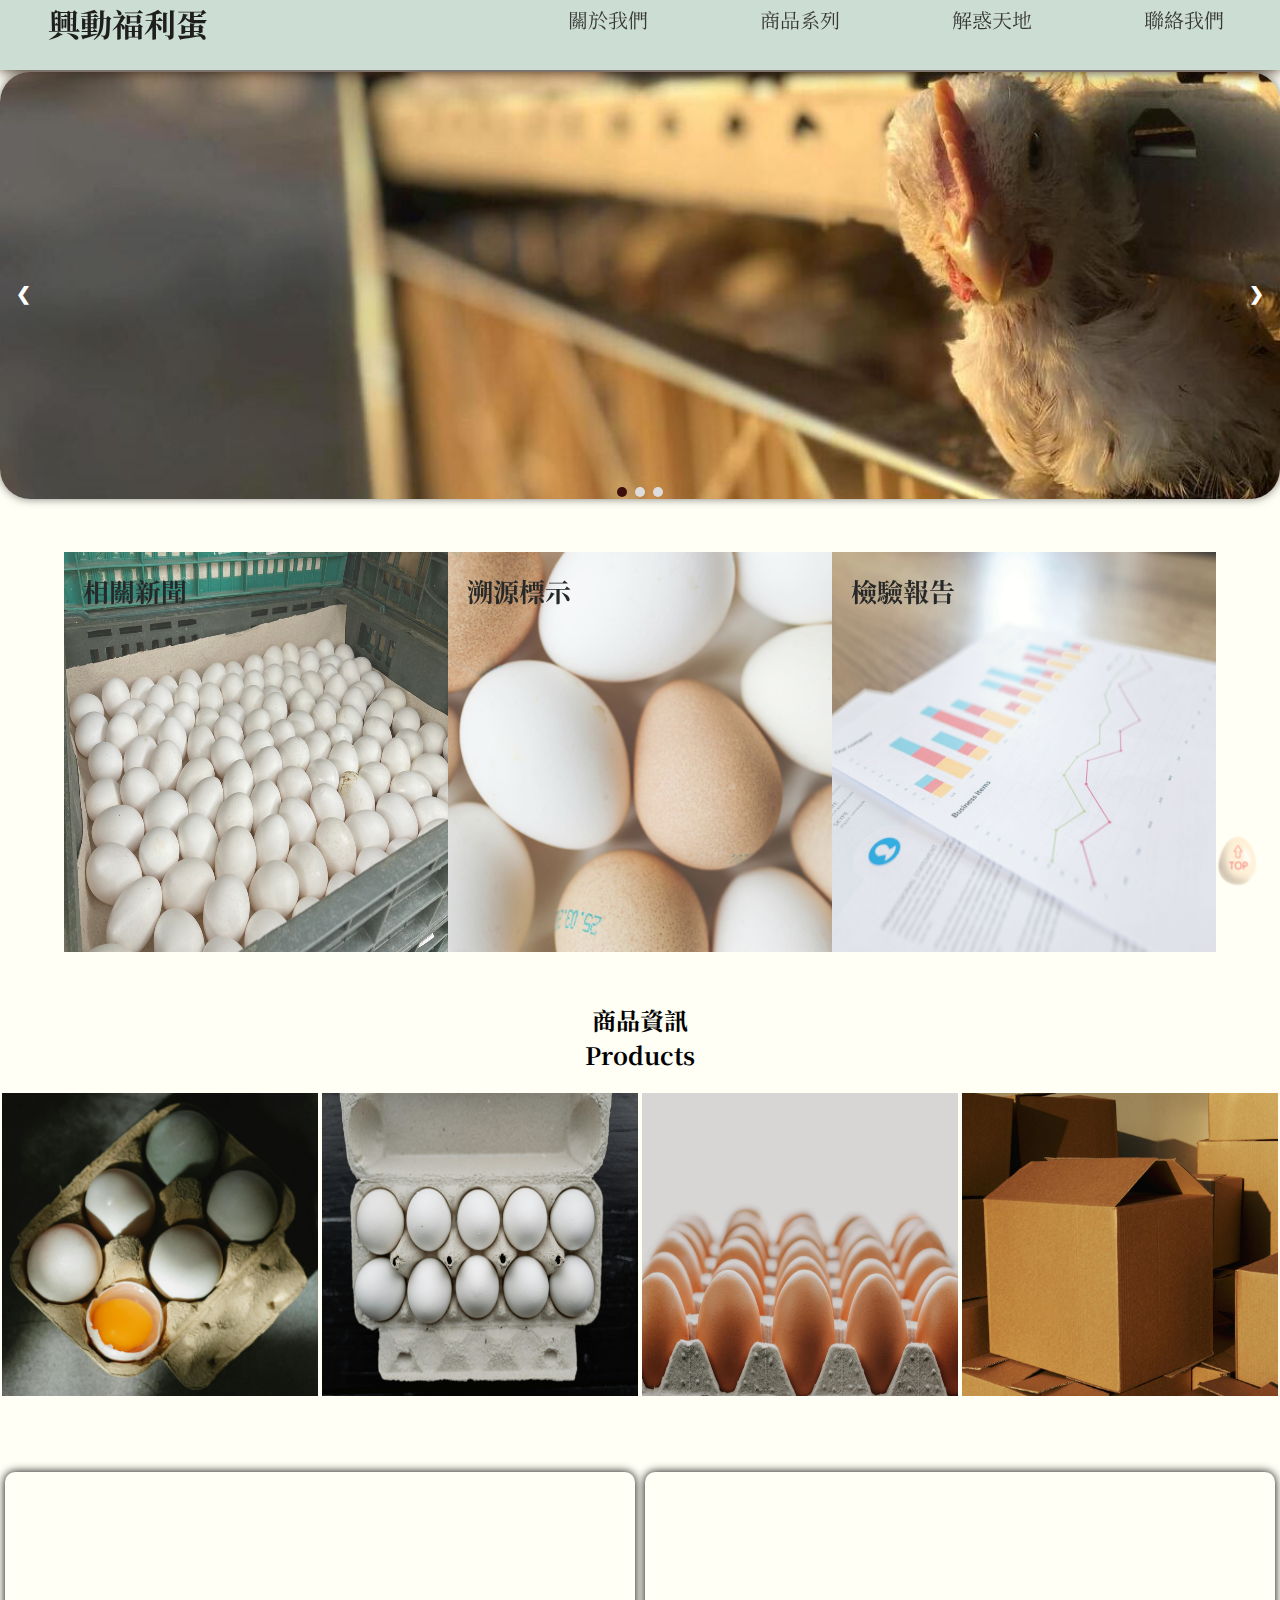
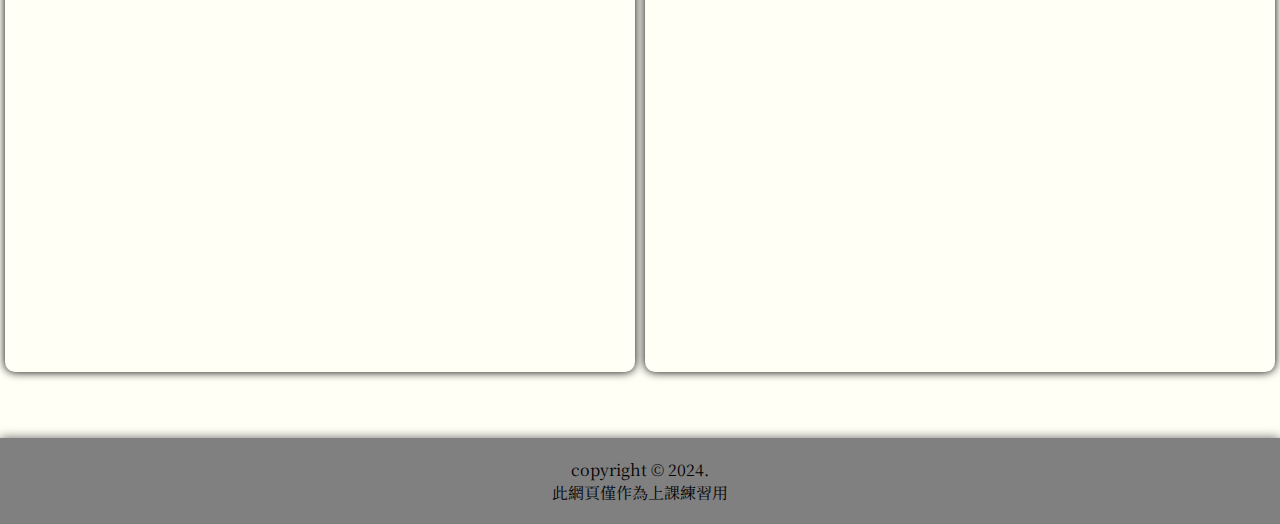
<file: index.html>
<!DOCTYPE html>
<html lang="en">
<head>
    <meta charset="UTF-8">
    <meta name="viewport" content="width=device-width, initial-scale=1.0">
    <title>興動福利蛋</title>

    <link rel="preconnect" href="https://fonts.googleapis.com">
    <link rel="preconnect" href="https://fonts.gstatic.com" crossorigin>
    <link href="https://fonts.googleapis.com/css2?family=Noto+Serif+TC&display=swap" rel="stylesheet">    
    <link rel="stylesheet" href="https://cdnjs.cloudflare.com/ajax/libs/font-awesome/6.5.1/css/all.min.css" integrity="sha512-DTOQO9RWCH3ppGqcWaEA1BIZOC6xxalwEsw9c2QQeAIftl+Vegovlnee1c9QX4TctnWMn13TZye+giMm8e2LwA==" crossorigin="anonymous" referrerpolicy="no-referrer" />
    
    <link rel="stylesheet" href="index.css">
</head>
<body>
    <!-- header start -->
    <header>
        <div class="header-container">
            <h1 class="float-left"><a href="index.html">興動福利蛋</a></h1>
            <nav>
                <ul>
                    <li><a href="about.html">關於我們</a><span>ABOUT</span></li>
                    <li><a href="products.html">商品系列</a><span>PRODUCTS</span></li>
                    <li><a href="qas.html">解惑天地</a><span>Q/As</span></li>
                    <li><a href="contactus.html">聯絡我們</a><span>CONTACT US</span></li>
                </ul>
            </nav>
        </div>
    </header>
    <!-- header end -->
   
    <!-- container start -->

    <!-- slider start -->
    <div class="slideshow-container">
        <img src="images/chicken.jpg" class="mySlides">
        <img src="images/egg.jpg" class="mySlides">
        <img src="images/egg2.jpg" class="mySlides">
      
        <a class="prev" onclick="plusSlides(-1)">&#10094;</a>
        <a class="next" onclick="plusSlides(1)">&#10095;</a>
    </div>

    <div class=dot-container>
        <span class="dot" onclick="currentSlide(1)"></span>
        <span class="dot" onclick="currentSlide(2)"></span>
        <span class="dot" onclick="currentSlide(3)"></span>
    </div> 
    <!-- slider end -->

        <div class="news">
            <section class="news1">
                <img src="images/news1.jpg" alt="最新消息">
                <span>相關新聞</span>
                <div class="newsinfobox1">
                    <div class="newsinfo1">
                        <p>雞蛋供過於求降3元，產地價每臺斤39.5元不變，批發價明起降至49元<br><a href="#">read more...</a></p>
                    </div>
                </div>
            </section>
            <section class="news2">
                <img src="images/indicate.jpg" alt="溯源標示">
                <span>溯源標示</span>
                <div class="newsinfobox2">
                    <div class="newsinfo2">
                        <p>「雞蛋溯源標示」就像是雞蛋的身分證，記載雞蛋來源相關資訊及保鮮日期<br><a href="#">read more...</a></p>
                    </div>
                </div>
            </section>
            <section class="news3">
                <img src="images/report.jpg" alt="檢驗報告">
                <span>檢驗報告</span>
                <div class="newsinfobox3">
                    <div class="newsinfo3">
                        <p>時刻關心消費者食用店品安全與健康，對每批蛋品的生產製造嚴格把關<br><a href="#">read more...</a></p>
                    </div>
                </div>
            </section>
        </div>


    <h2>商品資訊<br>Products</h2>
    <div class="product">
        
        <section class="product1">
            <a href="products.html"><img src="images/egg9.jpg" alt=""></a>
            <div class="overlay1">
                6入/盤
            </div>
        </section>
        <section class="product2">
            <a href="products.html"><img src="images/egg3.jpg" alt=""></a>
            <div class="overlay2">
                10入/盒
            </div>
        </section>
        <section class="product3">
            <a href="products.html"><img src="images/egg4.jpg" alt=""></a>
            <div class="overlay3">
                30入/盒
            </div>
        </section>
        <section class="product4">
            <a href="products.html"><img src="images/egg5.jpg" alt=""></a>
            <div class="overlay4">
                90入/箱
            </div>
        </section>
    </div>

    <div class="introvid">
        <iframe src="https://www.youtube.com/embed/odM4aRkxT38?si=X4LipaIvbKkO4jzS" frameborder="0" allow="accelerometer; autoplay; clipboard-write; encrypted-media; gyroscope; picture-in-picture; web-share" allowfullscreen></iframe>
        <iframe src="https://www.youtube.com/embed/wjL-YvR9cVk?si=YzLHhzXNkL-XtS7G" frameborder="0" allow="accelerometer; autoplay; clipboard-write; encrypted-media; gyroscope; picture-in-picture; web-share" allowfullscreen></iframe>
    </div>

    <!-- container end -->


    <a href="#" class="pagetop" id="pagetopBtn"><img src="images/eggicon.png" alt="pagetop"></a>

    <div class="container social-icon">
        <a class="icon-fbcolor" href="https://www.facebook.com/starbuckstaiwan?ref=nf" target="_blank"><i class="fa-brands fa-square-facebook"></i></a>
        <a class="icon-igcolor" href="https://www.instagram.com/starbuckstw/" target="_blank"><i class="fa-brands fa-square-instagram"></i></a>
        <a class="icon-ytcolor" href="https://www.youtube.com/user/STARBUCKSTW" target="_blank"><i class="fa-brands fa-square-youtube"></i></a>
        <a class="icon-linecolor" href="https://line.me/R/ti/p/@471vnurh?from=page&openQrModal=true&searchId=471vnurh" target="_blank"><i class="fa-brands fa-line"></i></a>
    </div>

    <footer>
        <div class="container" >
            copyright &copy; 2024. <br>
            此網頁僅作為上課練習用
        </div>

    </footer>
    <script src="index.js">
    </script>
</body>
</html>
</file>
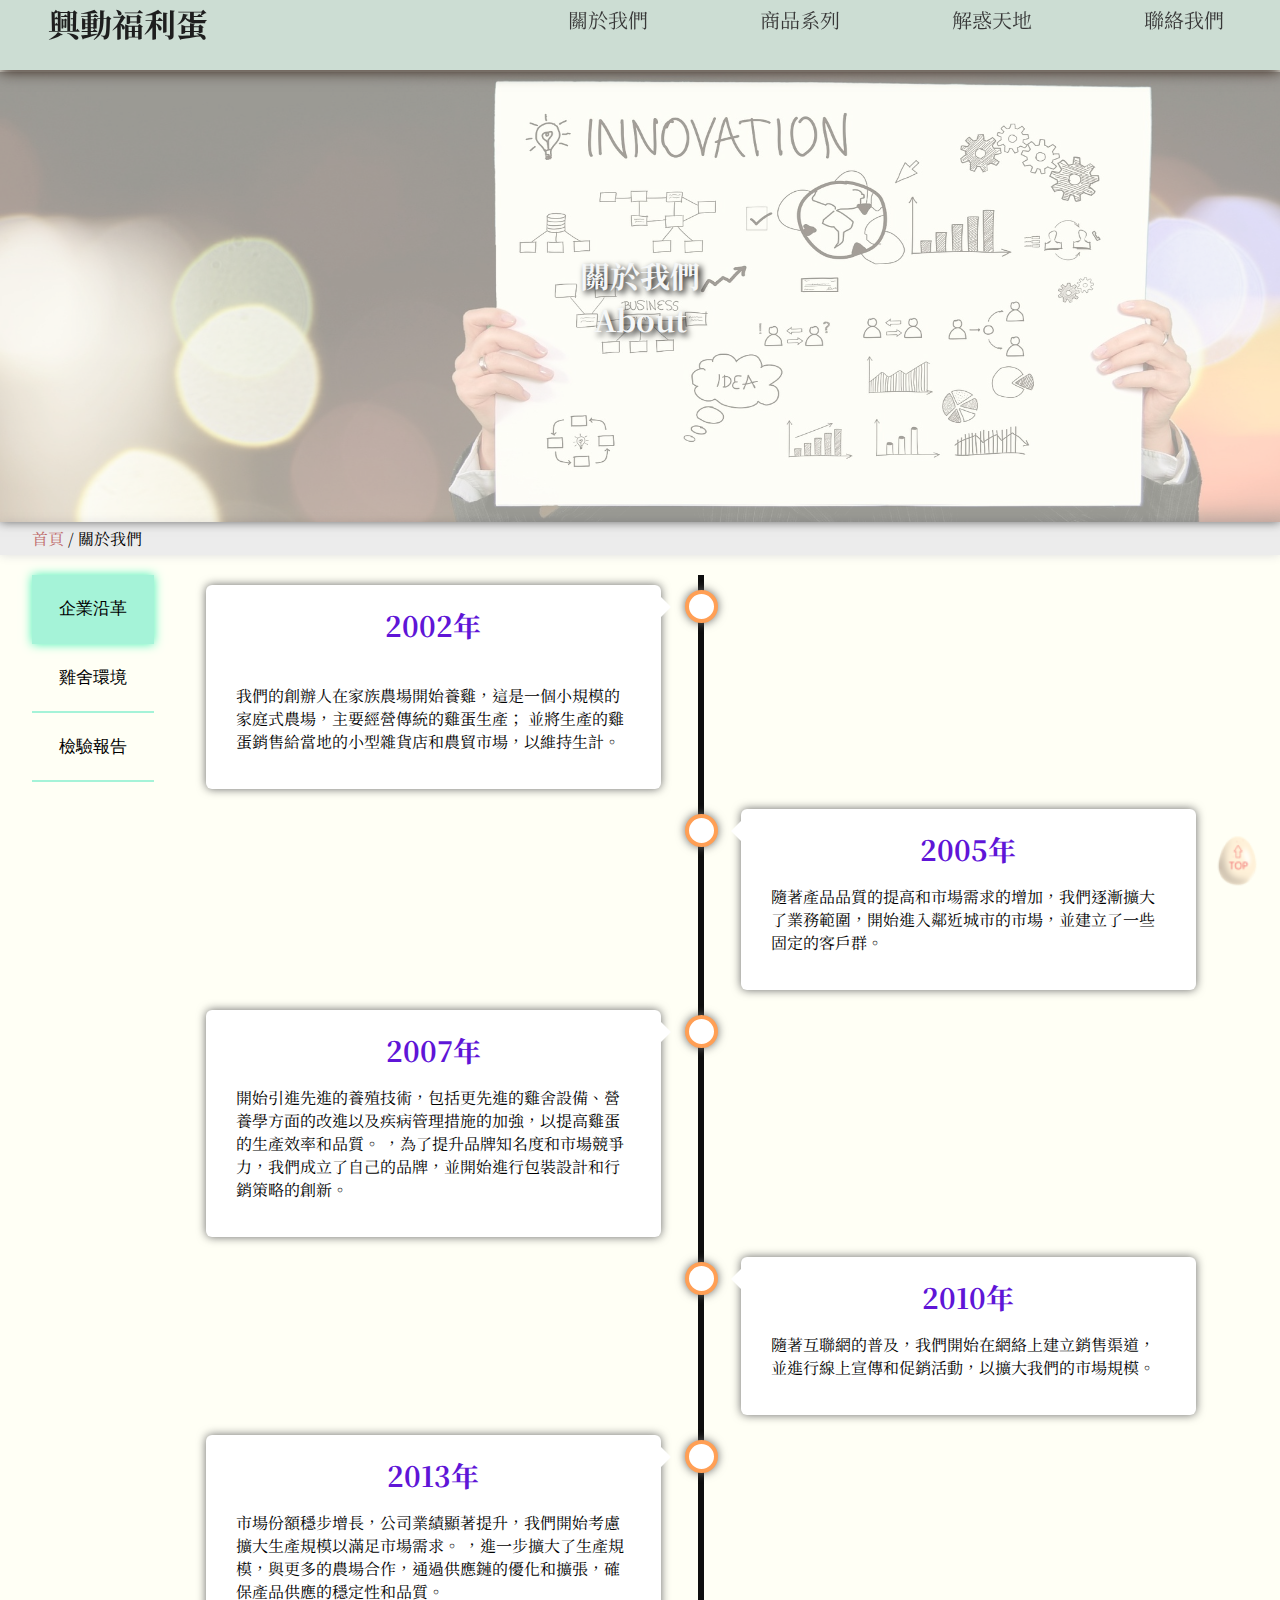
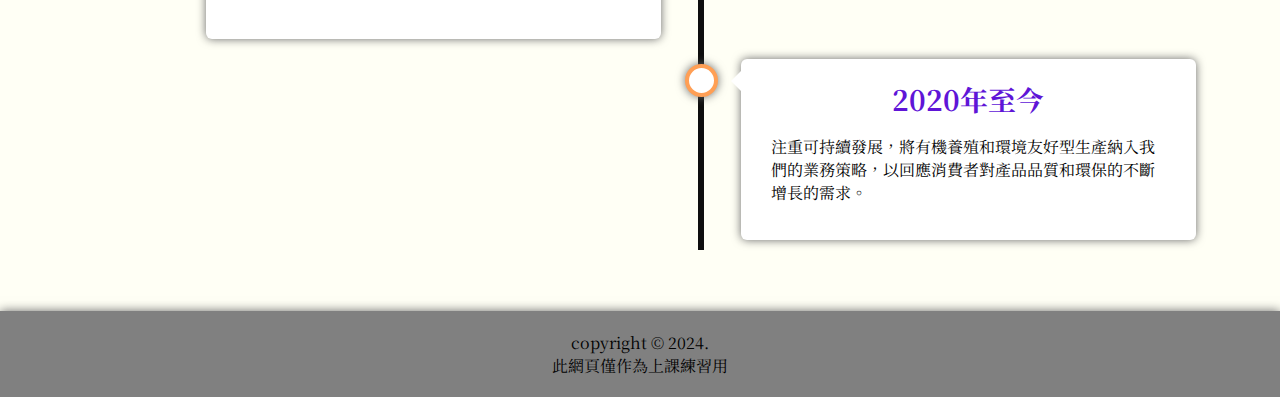
<file: about.html>
<!DOCTYPE html>
<html lang="en">

<head>
    <meta charset="UTF-8">
    <meta name="viewport" content="width=device-width, initial-scale=1.0">
    <title>興動福利蛋|關於我們</title>

    <link rel="preconnect" href="https://fonts.googleapis.com">
    <link rel="preconnect" href="https://fonts.gstatic.com" crossorigin>
    <link href="https://fonts.googleapis.com/css2?family=Noto+Serif+TC&display=swap" rel="stylesheet">
    <link rel="stylesheet" href="https://cdnjs.cloudflare.com/ajax/libs/font-awesome/6.5.1/css/all.min.css"
        integrity="sha512-DTOQO9RWCH3ppGqcWaEA1BIZOC6xxalwEsw9c2QQeAIftl+Vegovlnee1c9QX4TctnWMn13TZye+giMm8e2LwA=="
        crossorigin="anonymous" referrerpolicy="no-referrer" />
    <link rel="stylesheet" href="about.css">

    <style>
        h2 {
            text-align: center;
            color: rgb(95, 21, 215);
            font-size: 28px;
            list-style-type: none;
        }

        .sidebar {
            width: 20%;
        }

        .sidebar a {
            color: lightsalmon;
        }

        .menu {
            width: 80%;
        }

        .img {
            text-align: center;
        }

        /* tab start */
        .tab {
            float: left;
            /* background-color: #f1f1f1; */
            max-width: 10%;
            height: auto;
            width: 100%;
        }

        .tab::after {
            content: "";
            display: table;
            clear: both;
        }

        /* Style the buttons inside the tab */
        .tab button {
            display: block;
            background-color: inherit;
            color: black;
            padding: 22px 16px;
            width: 100%;
            border: none;
            outline: none;
            text-align: center;
            cursor: pointer;
            transition: 0.3s;
            font-size: 17px;
            border-bottom: solid 2px #a5f3d8;
            
        }

        /* Change background color of buttons on hover */
        .tab button:hover {
            background-color: #29f7af;
            box-shadow: 0 0 10px #45f3b6;
        }

        /* Create an active/current "tab button" class */
        .tab button.active {
            background-color: #a5f3d8;
            box-shadow: 0 0 10px #45f3b6;
        }

        /* Style the tab content */
        .tabcontent {
            float: left;
            padding: 0px 12px;
            width: 90%;
            border-left: none;
            height: auto;
        }


        /* tab end */

        /* timeline start */

        .timeline {
            position: relative;
            max-width: 1200px;
            margin: 0 auto;
        }

        /* The actual timeline (the vertical ruler) */
        .timeline::after {
            content: '';
            position: absolute;
            width: 6px;
            background-color: rgb(14, 14, 14);
            top: 0;
            bottom: 0;
            left: 50%;
            margin-left: -3px;
        }

        /* Container around content */
        .timelime-container {
            padding: 10px 40px;
            position: relative;
            background-color: inherit;
            width: 50%;
            border-radius: 20px;

        }

        /* The circles on the timeline */
        .timelime-container::after {
            content: '';
            position: absolute;
            width: 25px;
            height: 25px;
            right: -17px;
            background-color: white;
            border: 4px solid #FF9F55;
            top: 15px;
            border-radius: 50%;
            z-index: 1;
            box-shadow: 0 0 10px #696969;
        }

        /* Place the container to the left */
        .left {
            left: 0;
        }

        /* Place the container to the right */
        .right {
            left: 50%;
        }

        /* Add arrows to the left container (pointing right) */
        .left::before {
            content: " ";
            height: 0;
            position: absolute;
            top: 22px;
            width: 0;
            z-index: 1;
            right: 30px;
            border: medium solid white;
            border-width: 10px 0 10px 10px;
            border-color: transparent transparent transparent white;
        }

        /* Add arrows to the right container (pointing left) */
        .right::before {
            content: " ";
            height: 0;
            position: absolute;
            top: 22px;
            width: 0;
            z-index: 1;
            left: 30px;
            border: medium solid white;
            border-width: 10px 10px 10px 0;
            border-color: transparent white transparent transparent;
        }

        /* Fix the circle for containers on the right side */
        .right::after {
            left: -16px;
        }

        /* The actual content */
        .content {
            padding: 20px 30px;
            background-color: white;
            position: relative;
            border-radius: 6px;
            box-shadow: 0 0 10px #696969;
        }

        /* Media queries - Responsive timeline on screens less than 600px wide */
        @media screen and (max-width: 767px) {

            /* Place the timelime to the left */
            .timeline::after {
                left: 31px;
            }

            /* Full-width containers */
            .timelime-container {
                width: 100%;
                padding-left: 70px;
                padding-right: 25px;
            }

            /* Make sure that all arrows are pointing leftwards */
            .timelime-container::before {
                left: 60px;
                border: medium solid white;
                border-width: 10px 10px 10px 0;
                border-color: transparent white transparent transparent;
            }

            /* Make sure all circles are at the same spot */
            .left::after,
            .right::after {
                left: 15px;
            }

            /* Make all right containers behave like the left ones */
            .right {
                left: 0%;
            }
        }

        /* timeline end */

        /* farmintro start */
        .farmintro-container img {
            vertical-align: middle;
            width: 100%;
        }

        /* Position the image container (needed to position the left and right arrows) */
        .farmintro-container {
            position: relative;
        }

        .farmintro-container p {
            font-size: 20px;
            letter-spacing: 5px;
            line-height: 50px;
        }

        /* Hide the images by default */
        .farmintro-slides {
            display: none;
        }

        /* Add a pointer when hovering over the thumbnail images */
        .cursor {
            cursor: pointer;
        }

        /* Next & previous buttons */
        .prev,
        .next {
            cursor: pointer;
            position: absolute;
            top: 40%;
            width: auto;
            padding: 16px;
            margin-top: -50px;
            color: white;
            font-weight: bold;
            font-size: 20px;
            border-radius: 0 3px 3px 0;
            user-select: none;
            -webkit-user-select: none;
        }

        /* Position the "next button" to the right */
        .next {
            right: 0;
            border-radius: 3px 0 0 3px;
        }

        /* On hover, add a black background color with a little bit see-through */
        .prev:hover,
        .next:hover {
            background-color: rgba(0, 0, 0, 0.8);
        }

        /* Number text (1/3 etc) */
        .numbertext {
            color: #f2f2f2;
            font-size: 12px;
            padding: 8px 12px;
            position: absolute;
            top: 0;
        }

        /* Container for image text */
        .caption-container {
            text-align: center;
            background-color: #efca89;
            padding: 2px 16px;
            color: white;
            opacity: 0.8;
        }

        .row:after {
            content: "";
            display: table;
            clear: both;
        }

        .row img {
            height: 120px;
        }


        /* Six columns side by side */
        .column {
            float: left;
            width: 16.66%;
        }


        /* Add a transparency effect for thumnbail images */
        .demo {
            opacity: 0.6;
        }

        .demo img {
            height: 450px;
        }

        .active,
        .demo:hover {
            opacity: 1;
        }

        .reportfile {
            list-style-type: none;
            font-size: 20px;
            letter-spacing: 5px;
        }

        .reportfile li {
            padding: 20px;
            border-bottom: solid 1px lightblue;

        }

        .btn {
            background-color: DodgerBlue;
            border: none;
            color: white;
            padding: 5px 5px;
            cursor: pointer;
            font-size: 12px;
            float: right;
        }

        /* Darker background on mouse-over */
        .btn:hover {
            background-color: RoyalBlue;
        }
    </style>
</head>

<body>
    <!-- header start -->
    <header>
        <!-- .container>h1.float-left>a{網站名稱}^nav.float-left>ul>li*4>a{item$}  -->
        <div class="header-container">
            <h1 class="float-left"><a href="index.html">興動福利蛋</a></h1>
            <nav>
                <ul>
                    <li><a href="#">關於我們</a><span>ABOUT</span></li>
                    <li><a href="products.html">商品系列</a><span>PRODUCTS</span></li>
                    <li><a href="qas.html">解惑天地</a><span>Q/As</span></li>
                    <li><a href="contactus.html">聯絡我們</a><span>CONTACT US</span></li>
                </ul>
            </nav>
        </div>
    </header>
    <!-- header end -->
    <div class="titleimg">
        <img src="images/about.jpg" alt="關於我們">
        <div class="centered">
            關於我們<br>
            About
        </div>
    </div>
    <!-- 麵包屑 breadcrumb start -->
    <div class="breadcrumb">
        <div class="breadcrumb-container">
            <ol>
                <li><a href="index.html">首頁</a></li>
                <li>關於我們</li>
            </ol>
        </div>
    </div>
    <!-- 麵包屑 breadcrumb end -->

    <div class="container">
        <div class="tab">
            <button class="tablinks" onclick="openCity(event, 'history')" id="defaultOpen">企業沿革</button>
            <button class="tablinks" onclick="openCity(event, 'farmintro')">雞舍環境</button>
            <button class="tablinks" onclick="openCity(event, 'report')">檢驗報告</button>
        </div>

        <div id="history" class="tabcontent">

            <div class="timeline">
                <div class="timelime-container left">
                    <div class="content">
                        <h2>2002年</h2><br>
                        <p>我們的創辦人在家族農場開始養雞，這是一個小規模的家庭式農場，主要經營傳統的雞蛋生產；
                            並將生產的雞蛋銷售給當地的小型雜貨店和農貿市場，以維持生計。</p>
                    </div>
                </div>
                <div class="timelime-container right">
                    <div class="content">
                        <h2>2005年</h2>
                        <p>隨著產品品質的提高和市場需求的增加，我們逐漸擴大了業務範圍，開始進入鄰近城市的市場，並建立了一些固定的客戶群。</p>
                    </div>
                </div>
                <div class="timelime-container left">
                    <div class="content">
                        <h2>2007年</h2>
                        <p>開始引進先進的養殖技術，包括更先進的雞舍設備、營養學方面的改進以及疾病管理措施的加強，以提高雞蛋的生產效率和品質。
                            ，為了提升品牌知名度和市場競爭力，我們成立了自己的品牌，並開始進行包裝設計和行銷策略的創新。</p>
                    </div>
                </div>
                <div class="timelime-container right">
                    <div class="content">
                        <h2>2010年</h2>
                        <p>隨著互聯網的普及，我們開始在網絡上建立銷售渠道，並進行線上宣傳和促銷活動，以擴大我們的市場規模。</p>
                    </div>
                </div>
                <div class="timelime-container left">
                    <div class="content">
                        <h2>2013年</h2>
                        <p>市場份額穩步增長，公司業績顯著提升，我們開始考慮擴大生產規模以滿足市場需求。
                            ，進一步擴大了生產規模，與更多的農場合作，通過供應鏈的優化和擴張，確保產品供應的穩定性和品質。</p>
                    </div>
                </div>
                <div class="timelime-container right">
                    <div class="content">
                        <h2>2020年至今</h2>
                        <p>注重可持續發展，將有機養殖和環境友好型生產納入我們的業務策略，以回應消費者對產品品質和環保的不斷增長的需求。</p>
                    </div>
                </div>
            </div>
        </div>

        <div id="farmintro" class="tabcontent">
            <div class="farmintro-container">
                <h2>雞舍環境介紹</h2>
                <p>我們致力於提供高品質雞蛋的地方。我們的雞舍設計經過精心考慮，旨在提供最佳的生活條件，以確保雞隻的福利和生產效率。
                    <br>
                    首先，讓我們介紹一下我們雞舍的設施。雞舍內部設有多個層次的福利籠，每個籠子都設有舒適的巢箱，供雞隻產蛋和休息。籠子的尺寸設計得足夠寬敞，讓雞隻可以自由行動、展翅和進行日常活動。我們還在雞舍內部設置了自動化的飼料和飲水系統，確保雞隻隨時都有充足的食物和水源。
                    <br>
                    至於福利籠飼養方式，我們採用了先進的設計和管理方法，以確保雞隻的福利得到最大程度的保障。每個籠子都設有適當的照明和通風系統，保持舒適的溫度和空氣流通。此外，我們定期檢查和維護籠子，防止任何損壞或安全問題發生。
                    <br>
                    我們重視雞隻的福利，這是我們養殖過程中的首要考量。我們遵循相關的福利標準和規定，並通過培訓我們的員工，確保他們對雞隻的關愛和照顧。我們也定期與動物福利專家合作，不斷改進我們的飼養方式，以確保我們的雞隻在健康、快樂和安全的環境中生活。
                    <br>
                    我們期待您的訪問，讓您有機會了解我們的飼養理念和農場運營。如果您有任何疑問或想了解更多信息，請隨時與我們聯繫。感謝您對我們農場的關注和支持！
                </p>
                <div class="farmintro-slides">
                    <div class="numbertext">1 / 6</div>
                    <img src="images/farm1.jpg">
                </div>

                <div class="farmintro-slides">
                    <div class="numbertext">2 / 6</div>
                    <img src="images/farm2.jpg">
                </div>

                <div class="farmintro-slides">
                    <div class="numbertext">3 / 6</div>
                    <img src="images/farm3.jpg">
                </div>

                <div class="farmintro-slides">
                    <div class="numbertext">4 / 6</div>
                    <img src="images/farm4.jpg">
                </div>

                <div class="farmintro-slides">
                    <div class="numbertext">5 / 6</div>
                    <img src="images/farm5.jpg">
                </div>

                <div class="farmintro-slides">
                    <div class="numbertext">6 / 6</div>
                    <img src="images/farm6.jpg">
                </div>

                <a class="prev" onclick="plusSlides(-1)">❮</a>
                <a class="next" onclick="plusSlides(1)">❯</a>

                <div class="caption-container">
                    <p id="caption"></p>
                </div>

                <div class="row">
                    <div class="column">
                        <img class="demo cursor" src="images/farm1.jpg" onclick="currentSlide(1)" alt="雞舍環境-1">
                    </div>
                    <div class="column">
                        <img class="demo cursor" src="images/farm2.jpg" onclick="currentSlide(2)" alt="雞舍環境-2">
                    </div>
                    <div class="column">
                        <img class="demo cursor" src="images/farm3.jpg" onclick="currentSlide(3)" alt="雞舍環境-3">
                    </div>
                    <div class="column">
                        <img class="demo cursor" src="images/farm4.jpg" onclick="currentSlide(4)" alt="雞舍環境-4">
                    </div>
                    <div class="column">
                        <img class="demo cursor" src="images/farm5.jpg" onclick="currentSlide(5)" alt="雞舍環境-5">
                    </div>
                    <div class="column">
                        <img class="demo cursor" src="images/farm6.jpg" onclick="currentSlide(6)" alt="雞舍環境-6">
                    </div>
                </div>
            </div>
        </div>


        <div id="report" class="tabcontent">
            <div class="report-conatainer">
                <h2>檢驗報告</h2>
                <ul class="reportfile">
                    <li><span>2024.02月份【鉛.銅】檢驗報告</span><button class="btn" onclick="downloadFile1()"><i
                                class="fa fa-download"></i> Download</button></li>
                    <li><span>2024.02月份【氯黴素類】檢驗報告</span><button
                                class="btn" onclick="downloadFile2()"><i class="fa fa-download"></i> Download</button>
                    </li>
                    <li><span>2024.02月份【動物用藥殘留分析】檢驗報告</span><a href="file/file3.pdf"
                            download="202402月份【動物用藥殘留分析】檢驗報告"><button class="btn"><i class="fa fa-download"></i>
                                Download</button></a></li>
                    <li><span>2024.02月份【沙門氏桿菌】檢驗報告</span><a href="file/file1.pdf" download="202402月份【沙門氏桿菌】檢驗報告"><button
                                class="btn"><i class="fa fa-download"></i> Download</button></a></li>
                    <li><span>2024.01月份【鉛.銅】檢驗報告</span><a href="file/file1.pdf" download="202401月份【鉛銅】檢驗報告"><button
                                class="btn"><i class="fa fa-download"></i> Download</button></a></li>
                    <li><span>2024.01月份【氯黴素類】檢驗報告</spa><a href="file/file1.pdf" download="202401月份【氯黴素類】檢驗報告"><button
                                    class="btn"><i class="fa fa-download"></i> Download</button></a></li>
                    <li><span>2024.01月份【動物用藥殘留分析】檢驗報告</span><a href="file/file1.pdf"
                            download="202401月份【動物用藥殘留分析】檢驗報告"><button class="btn"><i class="fa fa-download"></i>
                                Download</button></a></li>
                    <li><span>2024.01月份【沙門氏桿菌】檢驗報告</span><a href="file/file1.pdf" download="202401月份【沙門氏桿菌】檢驗報告"><button
                                class="btn"><i class="fa fa-download"></i> Download</button></a></li>
                    <li><span>2023.12月份【鉛.銅】檢驗報告</span><a href="file/file1.pdf" download="202312月份【鉛銅】檢驗報告"><button
                                class="btn"><i class="fa fa-download"></i> Download</button></a></li>
                    <li><span>2023.12月份【氯黴素類】檢驗報告</span><a href="file/file1.pdf" download="202312月份【氯黴素類】檢驗報告"><button
                                class="btn"><i class="fa fa-download"></i> Download</button></a></li>
                    <li><span>2023.12月份【動物用藥殘留分析】檢驗報告</span><a href="file/file1.pdf"
                            download="202312月份【動物用藥殘留分析】檢驗報告"><button class="btn"><i class="fa fa-download"></i>
                                Download</button></a></li>
                    <li><span>2023.12月份【沙門氏桿菌】檢驗報告</span><a href="file/file1.pdf" download="202312月份【沙門氏桿菌】檢驗報告"><button
                                class="btn"><i class="fa fa-download"></i> Download</button></a></li>

                </ul>
            </div>
        </div>



    </div>
    <a href="#" class="pagetop" id="pagetopBtn"><img src="images/eggicon.png" alt="pagetop"></a>

    <div class="container social-icon">
        <a class="icon-fbcolor" href="https://www.facebook.com/starbuckstaiwan?ref=nf" target="_blank"><i
                class="fa-brands fa-square-facebook"></i></a>
        <a class="icon-igcolor" href="https://www.instagram.com/starbuckstw/" target="_blank"><i
                class="fa-brands fa-square-instagram"></i></a>
        <a class="icon-ytcolor" href="https://www.youtube.com/user/STARBUCKSTW" target="_blank"><i
                class="fa-brands fa-square-youtube"></i></a>
        <a class="icon-linecolor" href="https://line.me/R/ti/p/@471vnurh?from=page&openQrModal=true&searchId=471vnurh"
            target="_blank"><i class="fa-brands fa-line"></i></a>
    </div>

    <footer>
        <div class="container">
            copyright &copy; 2024. <br>
            此網頁僅作為上課練習用
        </div>
    </footer>

    <script>
        function openCity(evt, cityName) {
            var i, tabcontent, tablinks;
            tabcontent = document.getElementsByClassName("tabcontent");
            for (i = 0; i < tabcontent.length; i++) {
                tabcontent[i].style.display = "none";
            }
            tablinks = document.getElementsByClassName("tablinks");
            for (i = 0; i < tablinks.length; i++) {
                tablinks[i].className = tablinks[i].className.replace(" active", "");
            }
            document.getElementById(cityName).style.display = "block";
            evt.currentTarget.className += " active";
        }

        // Get the element with id="defaultOpen" and click on it
        document.getElementById("defaultOpen").click();



        let slideIndex = 1;
        showSlides(slideIndex);

        function plusSlides(n) {
            showSlides(slideIndex += n);
        }

        function currentSlide(n) {
            showSlides(slideIndex = n);
        }

        function showSlides(n) {
            let i;
            let slides = document.getElementsByClassName("farmintro-slides");
            let dots = document.getElementsByClassName("demo");
            let captionText = document.getElementById("caption");
            if (n > slides.length) { slideIndex = 1 }
            if (n < 1) { slideIndex = slides.length }
            for (i = 0; i < slides.length; i++) {
                slides[i].style.display = "none";
            }
            for (i = 0; i < dots.length; i++) {
                dots[i].className = dots[i].className.replace(" active", "");
            }
            slides[slideIndex - 1].style.display = "block";
            dots[slideIndex - 1].className += " active";
            captionText.innerHTML = dots[slideIndex - 1].alt;
        }

        let mybutton = document.getElementById("pagetopBtn");

        window.onscroll = function () { scrollFunction() };

        function scrollFunction() {
            if (document.body.scrollTop > 150 || document.documentElement.scrollTop > 150) {
                mybutton.style.display = "block";
            } else {
                mybutton.style.display = "none";
            }
        }

        function downloadFile1() {
            // 替換這裡的URL為您檔案的實際路徑
            var fileUrl = 'file/file1.pdf';

            // 創建一個隱藏的<a>元素
            var a = document.createElement('a');
            a.style.display = 'none';
            document.body.appendChild(a);

            // 設置<a>元素的屬性
            a.href = fileUrl;
            a.download = '202402月份【鉛銅】檢驗報告'; // 設置下載的檔案名稱

            // 模擬點擊下載
            a.click();

            // 刪除<a>元素
            document.body.removeChild(a);
        }

        function downloadFile2() {
            // 替換這裡的URL為您檔案的實際路徑
            var fileUrl = 'file/file2.pdf';

            // 創建一個隱藏的<a>元素
            var a = document.createElement('a');
            a.style.display = 'none';
            document.body.appendChild(a);

            // 設置<a>元素的屬性
            a.href = fileUrl;
            a.download = '202402月份【氯黴素類】檢驗報告'; // 設置下載的檔案名稱

            // 模擬點擊下載
            a.click();

            // 刪除<a>元素
            document.body.removeChild(a);
        }
    </script>
</body>

</html>
</file>
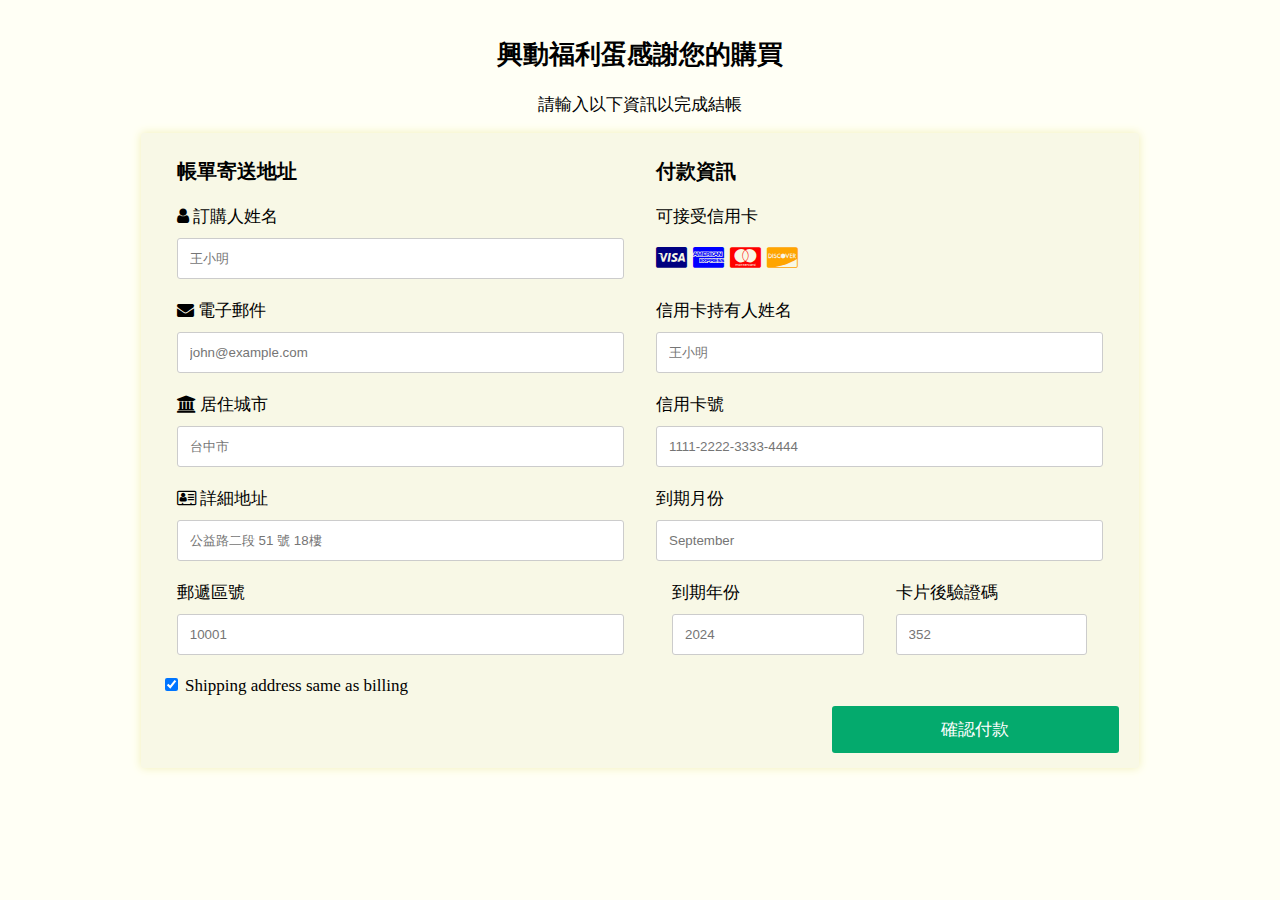
<file: checkout.html>
<!DOCTYPE html>
<html>

<head>
  <meta name="viewport" content="width=device-width, initial-scale=1">
  <link rel="stylesheet" href="https://cdnjs.cloudflare.com/ajax/libs/font-awesome/4.7.0/css/font-awesome.min.css">
  <style>
    body {
      font-size: 17px;
      padding: 8px;
      background-color: rgb(255, 255, 245);
      font-family: "Noto Serif TC", serif;
    }

    * {
      box-sizing: border-box;
    }

    h2,
    p {
      text-align: center;
    }

    .row-main {
      max-width: 1170px;
      width: 80%;
      margin: auto;
    }
    
    .row {
      display: flex;
      width: 100%;
      margin: auto;
    }



    .col-50 {
      flex: 50%;
    }

    .col-25,
    .col-50,
    .col-75 {
      padding: 0 16px;
    }

    .container {
      padding: 5px 20px 15px 20px;
      box-shadow: 0 0 10px #f1efb7;
      border-radius: 3px;
      margin: auto;
      background-color: rgb(248, 248, 230);
    }

    input[type=text] {
      width: 100%;
      margin-bottom: 20px;
      padding: 12px;
      border: 1px solid #ccc;
      border-radius: 3px;
    }

    label {
      margin-bottom: 10px;
      display: block;
    }

    .icon-container {
      margin-bottom: 20px;
      padding: 7px 0;
      font-size: 24px;
    }

    .btn {
      background-color: #04AA6D;
      color: white;
      padding: 12px;
      margin: 0 10px 0 70%;
      border: none;
      width: 30%;
      border-radius: 3px;
      cursor: pointer;
      font-size: 17px;
    }

    .btn:hover {
      background-color: #45a049;
    }

    a {
      color: #2196F3;
    }

    hr {
      border: 1px solid lightgrey;
    }

    span.price {
      float: right;
      color: grey;
    }

    /* Responsive layout - when the screen is less than 800px wide, make the two columns stack on top of each other instead of next to each other (also change the direction - make the "cart" column go on top) */
    @media (max-width: 800px) {
      .row {
        flex-direction: column-reverse;
      }

      .col-25 {
        margin-bottom: 20px;
      }
    }
  </style>
</head>

<body>

  <h2>興動福利蛋感謝您的購買</h2>
  <p>請輸入以下資訊以完成結帳</p>
  <div class="row-main">
    <div>
      <div class="container">
        <form action="">

          <div class="row">
            <div class="col-50">
              <h3>帳單寄送地址</h3>
              <label for="fname"><i class="fa fa-user"></i> 訂購人姓名</label>
              <input type="text" id="fname" name="firstname" placeholder="王小明">
              <label for="email"><i class="fa fa-envelope"></i> 電子郵件</label>
              <input type="text" id="email" name="email" placeholder="john@example.com">
              <label for="city"><i class="fa fa-institution"></i> 居住城市</label>
              <input type="text" id="city" name="city" placeholder="台中市">
              <label for="adr"><i class="fa fa-address-card-o"></i> 詳細地址</label>
              <input type="text" id="adr" name="address" placeholder="公益路二段 51 號 18樓">
              <label for="num">郵遞區號</label>
              <input type="text" id="num" name="num" placeholder="10001">
            </div>

            <div class="col-50">
              <h3>付款資訊</h3>
              <label for="fname">可接受信用卡</label>
              <div class="icon-container">
                <i class="fa fa-cc-visa" style="color:navy;"></i>
                <i class="fa fa-cc-amex" style="color:blue;"></i>
                <i class="fa fa-cc-mastercard" style="color:red;"></i>
                <i class="fa fa-cc-discover" style="color:orange;"></i>
              </div>
              <label for="cname">信用卡持有人姓名</label>
              <input type="text" id="cname" name="cardname" placeholder="王小明">
              <label for="ccnum">信用卡號</label>
              <input type="text" id="ccnum" name="cardnumber" placeholder="1111-2222-3333-4444">
              <label for="expmonth">到期月份</label>
              <input type="text" id="expmonth" name="expmonth" placeholder="September">
              <div class="row">
                <div class="col-50">
                  <label for="expyear">到期年份</label>
                  <input type="text" id="expyear" name="expyear" placeholder="2024">
                </div>
                <div class="col-50">
                  <label for="cvv">卡片後驗證碼</label>
                  <input type="text" id="cvv" name="cvv" placeholder="352">
                </div>
              </div>
            </div>

          </div>
          <label>
            <input type="checkbox" checked="checked" name="sameadr"> Shipping address same as billing
          </label>
          <input type="submit" value="確認付款" class="btn">
        </form>
      </div>
    </div>
  </div>

</body>

</html>
</file>
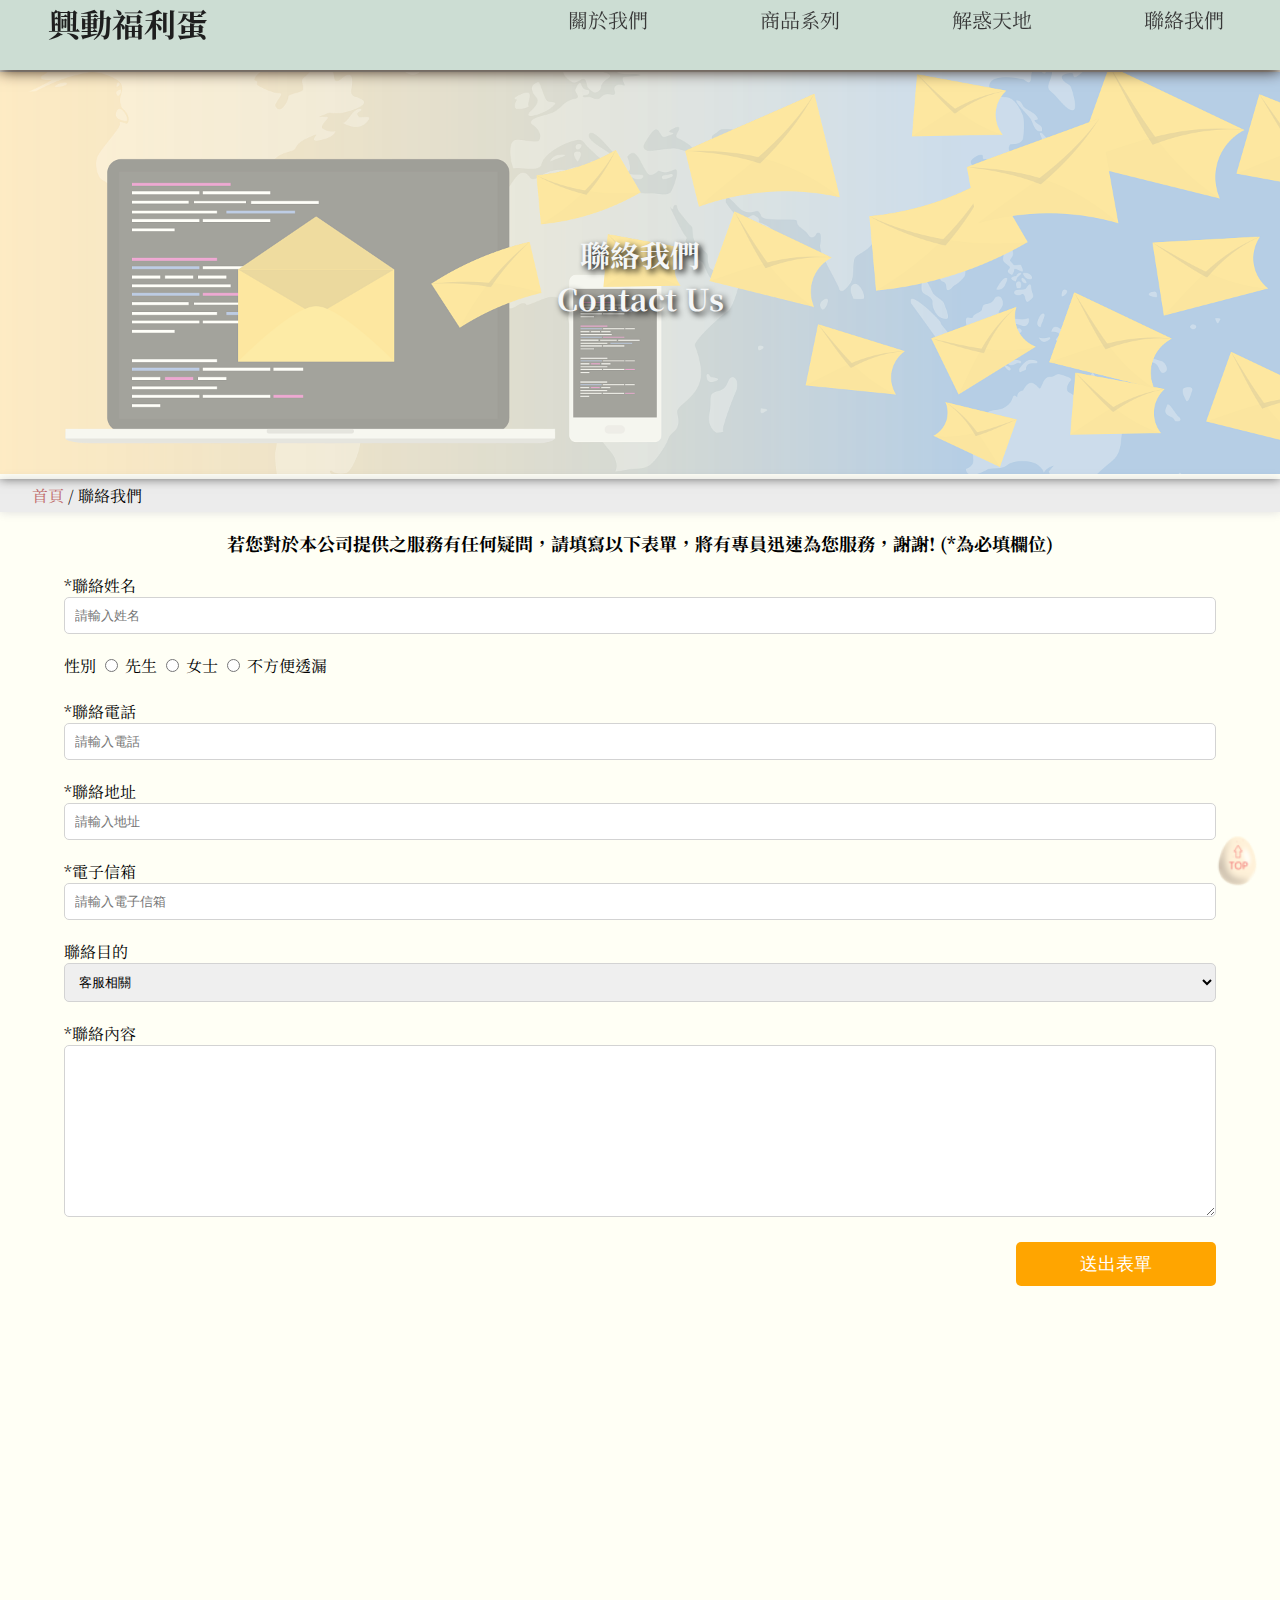
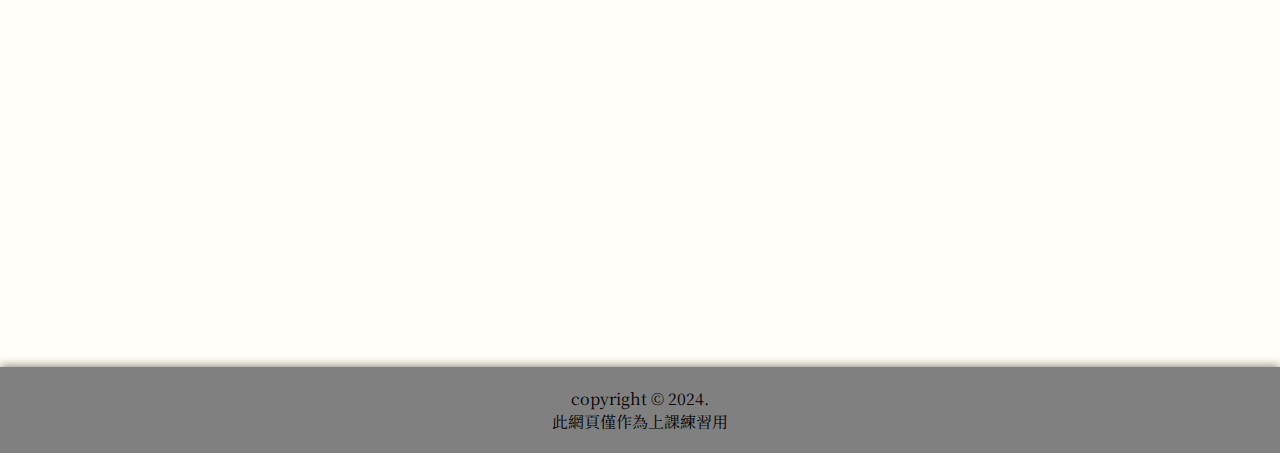
<file: contactus.html>
<!DOCTYPE html>
<html lang="en">

<head>
    <meta charset="UTF-8">
    <meta name="viewport" content="width=device-width, initial-scale=1.0">
    <title>興動福利蛋|聯絡我們</title>

    <link rel="preconnect" href="https://fonts.googleapis.com">
    <link rel="preconnect" href="https://fonts.gstatic.com" crossorigin>
    <link href="https://fonts.googleapis.com/css2?family=Noto+Serif+TC&display=swap" rel="stylesheet">
    <link rel="stylesheet" href="https://cdnjs.cloudflare.com/ajax/libs/font-awesome/6.5.1/css/all.min.css"
        integrity="sha512-DTOQO9RWCH3ppGqcWaEA1BIZOC6xxalwEsw9c2QQeAIftl+Vegovlnee1c9QX4TctnWMn13TZye+giMm8e2LwA=="
        crossorigin="anonymous" referrerpolicy="no-referrer" />
    <link rel="stylesheet" href="contactus.css">

    <script>
        function chk() {
                
                if (document.theForm.user.value== '') {
                    alert('請填寫聯絡姓名');
                    document.name.user.focus();
                    return false;
                }
                if (document.theForm.phone.value== '') {
                    alert('請填寫聯絡電話');
                    document.theForm.phone.focus();
                    return false;
                }
                if (document.theForm.address.value== '') {
                    alert('請填寫聯絡地址');
                    document.theForm.address.focus();
                    return false;
                }
                if (document.theForm.email.value== '') {
                    alert('請填寫電子信箱');
                    document.theForm.email.focus();
                    return false;
                }
                if (document.theForm.message.value== '') {
                    alert('請填寫聯絡內容');
                    document.theForm.message.focus();
                    return false;
                }
                return true;
            }
    </script>
</head>

<body>
    <!-- header start -->
    <header>
        <div class="header-container">
            <h1 class="float-left"><a href="index.html">興動福利蛋</a></h1>
            <nav>
                <ul>
                    <li><a href="about.html">關於我們</a><span>ABOUT</span></li>
                    <li><a href="products.html">商品系列</a><span>PRODUCTS</span></li>
                    <li><a href="qas.html">解惑天地</a><span>Q/As</span></li>
                    <li><a href="#">聯絡我們</a><span>CONTACT US</span></li>
                </ul>
            </nav>
        </div>
    </header>
    <!-- header end -->
    <div class="titleimg">
        <img src="images/contactus.png" alt="聯絡我們">
        <div class="centered">
            聯絡我們<br>
            Contact Us
        </div>
    </div>
    <!-- 麵包屑 breadcrumb start -->
    <div class="breadcrumb">
        <div class="breadcrumb-container">
            <ol>
                <li><a href="index.html">首頁</a></li>
                <li>聯絡我們</li>
            </ol>
        </div>
    </div>
    <!-- 麵包屑 breadcrumb end -->
    <!-- container start -->
    <h3>若您對於本公司提供之服務有任何疑問，請填寫以下表單，將有專員迅速為您服務，謝謝! (*為必填欄位)</h3>
    <div class="container">
        <form name="theForm" action="" onsubmit="return chk();">

            <label for="user">*聯絡姓名</label>
            <input type="text" id="user" name="user" placeholder="請輸入姓名" autocomplete="off" required>
            <br>

            <div class="gendersection">
                <label for="gender">性別</label>
                <!-- 男性 -->
                <input type="radio" id="male" name="gender" value="先生">
                <label for="male">先生</label>
                <!-- 女性 -->
                <input type="radio" id="female" name="gender" value="女士">
                <label for="female">女士</label>
                <!-- 不方便透漏 -->
                <input type="radio" id="secret" name="gender" value="不方便透露">
                <label for="secret">不方便透漏</label>
            </div>
            <br>
            <label for="phone">*聯絡電話</label>
            <input type="text" id="phone" name="phone" placeholder="請輸入電話" autocomplete="off" required>
            <br>
            <label for="address">*聯絡地址</label>
            <input type="text" id="address" name="address" placeholder="請輸入地址" autocomplete="off" required>
            <br>
            <label for="email">*電子信箱</label>
            <input type="email" name="email" id="email" placeholder="請輸入電子信箱" autocomplete="off" required>
            <br>
            <label for="target">聯絡目的</label>
            <select name="target" id="target" required>
                <option>客服相關</option>
                <option>商業合作</option>
                <option>其他</option>
            </select>
            <br>
            <label for="message">*聯絡內容</label>
            <br>
            <textarea name="message" id="message" cols="30" rows="10" required></textarea>
            <br>

            <input type="submit" onclick="sendout();chk()" value="送出表單">

        </form>
    </div>
    <!-- container end -->

    <iframe
        src="https://www.google.com/maps/embed?pb=!1m18!1m12!1m3!1d29130.980254965558!2d120.64236701562498!3d24.123552!2m3!1f0!2f0!3f0!3m2!1i1024!2i768!4f13.1!3m3!1m2!1s0x34693cfcecffe9d9%3A0xe28afadc0dad203a!2z5ZyL56uL5Lit6IiI5aSn5a24!5e0!3m2!1szh-TW!2stw!4v1708495085734!5m2!1szh-TW!2stw"
        width="100%" height="600" style="border:0;" allowfullscreen="" loading="lazy"
        referrerpolicy="no-referrer-when-downgrade"></iframe>
    <a href="#" class="pagetop" id="pagetopBtn"><img src="images/eggicon.png" alt="pagetop"></a>

    <div class="container social-icon">
        <a class="icon-fbcolor" href="https://www.facebook.com/starbuckstaiwan?ref=nf" target="_blank"><i
                class="fa-brands fa-square-facebook"></i></a>
        <a class="icon-igcolor" href="https://www.instagram.com/starbuckstw/" target="_blank"><i
                class="fa-brands fa-square-instagram"></i></a>
        <a class="icon-ytcolor" href="https://www.youtube.com/user/STARBUCKSTW" target="_blank"><i
                class="fa-brands fa-square-youtube"></i></a>
        <a class="icon-linecolor" href="https://line.me/R/ti/p/@471vnurh?from=page&openQrModal=true&searchId=471vnurh"
            target="_blank"><i class="fa-brands fa-line"></i></a>
    </div>

    <footer>
        <div class="container">
            copyright &copy; 2024. <br>
            此網頁僅作為上課練習用
        </div>

        <script>

            function sendout() {
                if (confirm('即將送出表單')) {
                        // alert('已成功送出表單，我們將會盡快為您服務!')
                        return (true);
                    }
                 else {
                    alert('請繼續填寫')
                    // 如果不想註冊，可以在這裡添加其他操作，或者直接返回購物車頁面
                    // 例如：alert('請繼續購物');
                }
                }
            
           

            let mybutton = document.getElementById("pagetopBtn");

            window.onscroll = function () { scrollFunction() };

            function scrollFunction() {
                if (document.body.scrollTop > 150 || document.documentElement.scrollTop > 150) {
                    mybutton.style.display = "block";
                } else {
                    mybutton.style.display = "none";
                }
            }


        </script>
    </footer>
</body>

</html>
</file>
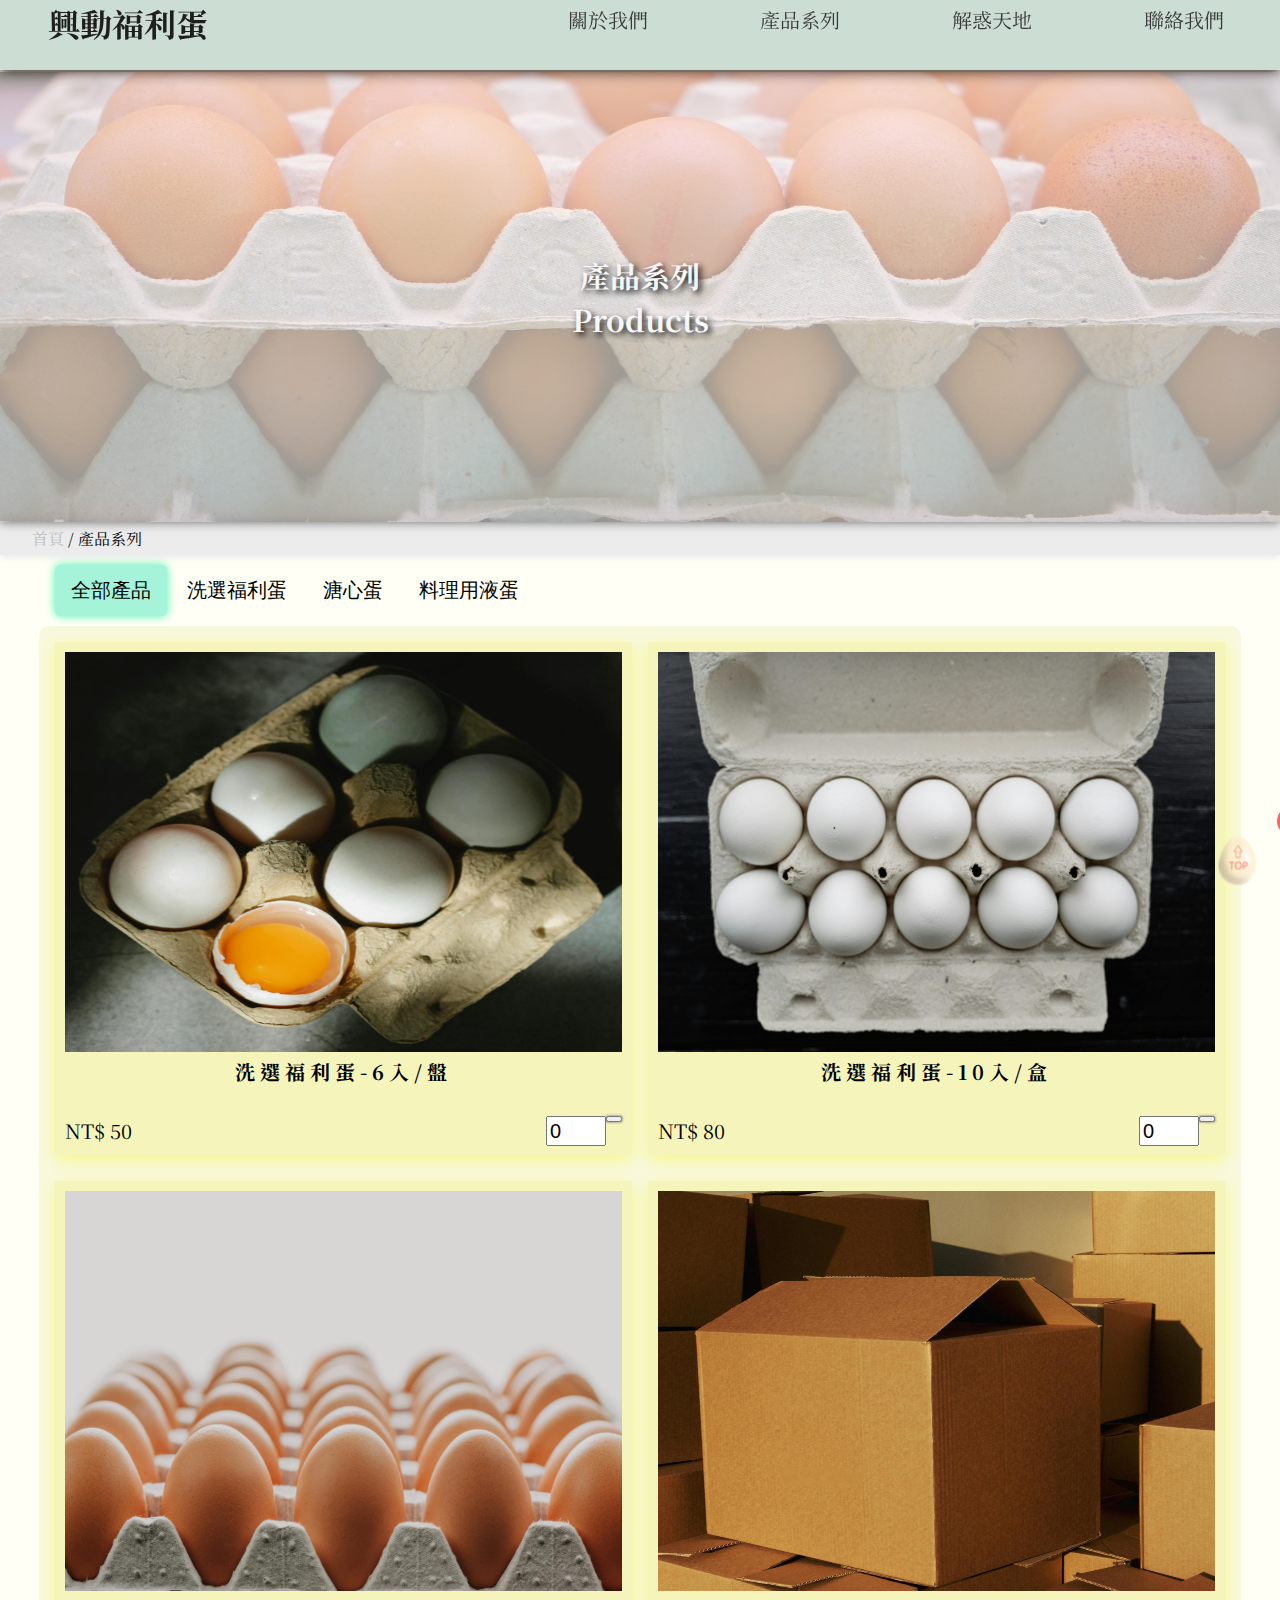
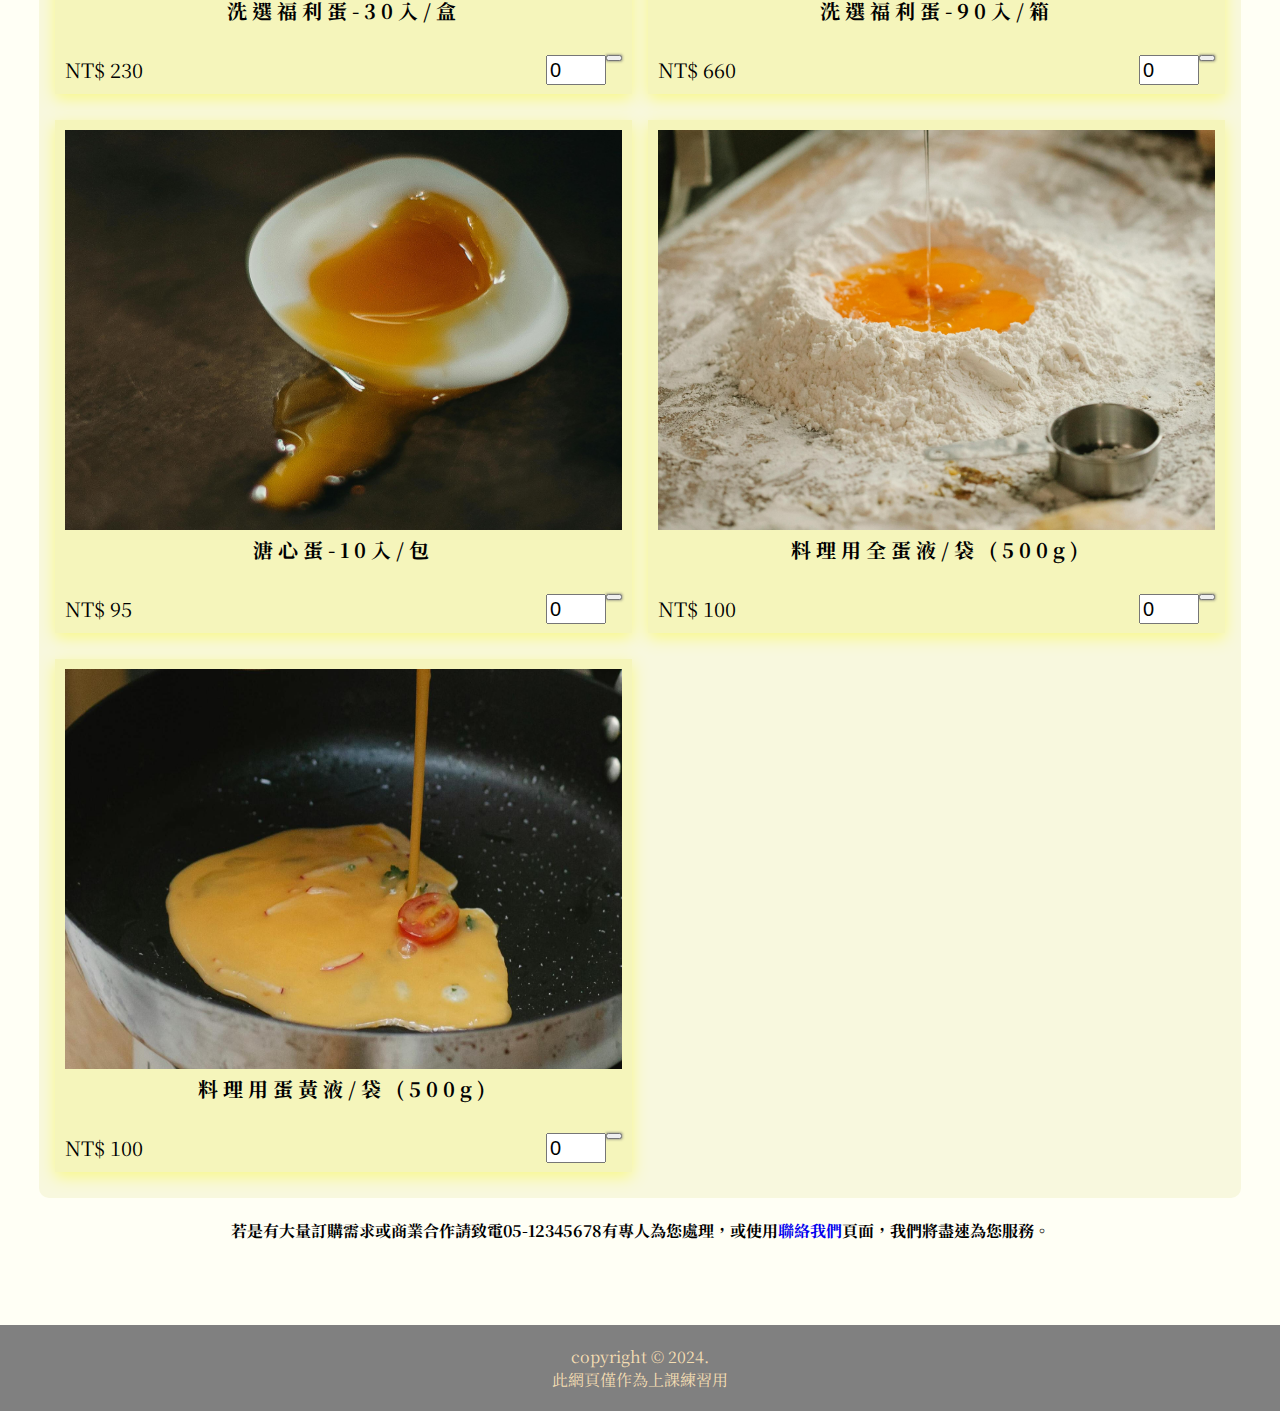
<file: products.html>
<!DOCTYPE html>
<html lang="en">

<head>
    <meta charset="UTF-8">
    <meta name="viewport" content="width=device-width, initial-scale=1.0">
    <title>興動福利蛋|產品系列</title>

    <link rel="preconnect" href="https://fonts.googleapis.com">
    <link rel="preconnect" href="https://fonts.gstatic.com" crossorigin>
    <link href="https://fonts.googleapis.com/css2?family=Noto+Serif+TC&display=swap" rel="stylesheet">
    <link rel="stylesheet" href="https://cdnjs.cloudflare.com/ajax/libs/font-awesome/6.5.1/css/all.min.css"
        integrity="sha512-DTOQO9RWCH3ppGqcWaEA1BIZOC6xxalwEsw9c2QQeAIftl+Vegovlnee1c9QX4TctnWMn13TZye+giMm8e2LwA=="
        crossorigin="anonymous" referrerpolicy="no-referrer" />
    <link rel="stylesheet" href="products.css">

    <style>
        /* Center website */
        .products-container {
            max-width: 1170px;
            margin: auto;
        }

        .products img {
            width: 100%;
            height: 400px;
        }

        .row {
            margin: 10px -16px;
            background-color: rgb(248, 248, 222);
            border-radius: 10px;
        }

        /* Add padding BETWEEN each column */
        .row,
        .row>.column {
            padding: 8px;
        }

        /* Create three equal columns that floats next to each other */
        .column {
            float: left;
            width: 50%;
            display: none;
            margin-bottom: 10px;
        }

        /* Clear floats after rows */
        .row:after {
            content: "";
            display: table;
            clear: both;
        }

        /* Content */
        .products {
            background-color: rgb(245, 245, 187);
            padding: 10px;
            width: 100%;
            box-shadow: 0 5px 15px rgb(248, 248, 137);
        }

        .products button {
            font-size: 20px;
            box-shadow: 0 0 3px #696969;
        }

        .products h4 {
            font-size: 20px;
            letter-spacing: 5px;
        }

        .products h4,
        .products span {
            margin: 0px;
            padding-bottom: 30px;
        }

        .products span {
            font-size: 20px;
        }


        /* The "show" class is added to the filtered elements */
        .show {
            display: block;
        }

        /* Style the buttons */
        .category {
            border: none;
            outline: none;
            padding: 12px 16px;
            background-color: inherit;
            cursor: pointer;
            font-size: 20px;
            border-radius: 5px;
        }

        .category:hover {
            background-color: #29f7af;
            box-shadow: 0 0 10px #45f3b6;
        }

        .category.active {
            background-color: #a5f3d8;
            box-shadow: 0 0 10px #45f3b6;
            color: rgb(3, 3, 3);
        }

        /* 購物車start */
        .sidebar {
            height: auto;
            max-height: 70%;
            width: 0;
            position: fixed;
            z-index: 1;
            top: 100px;
            right: 50px;
            background-color: white;
            overflow-x: hidden;
            transition: 0.5s;
            padding-top: 30px;
            box-shadow: 0 0 10px #474747;
            border-radius: 5px;

        }

        .sidebar li {
            list-style-type: none;
            border-bottom: solid 1px lightgray;
            padding: 10px;
        }

        .sidebar a {
            padding: 8px 8px 8px 32px;
            text-decoration: none;
            font-size: 25px;
            color: #818181;
            display: block;
            transition: 0.3s;
        }

        .sidebar a:hover {
            color: #f1f1f1;
        }

        .sidebar .closebtn {
            position: absolute;
            top: 0;
            right: 25px;
            font-size: 36px;
            margin-left: 50px;
        }

        .openbtn {
            position: fixed;
            display: block;
            font-size: 40px;
            cursor: pointer;
            color: black;
            padding: 10px 10px;
            border: none;
            right: 17px;
            bottom: 70px;
            background: transparent;
            opacity: 0.6;
            color: rgb(8, 49, 231);
            border-radius: 50%;
        }

        .openbtn:hover {
            opacity: 1;
        }

        .products input,
        .products button {
            float: right;
        }

        .products input {
            width: 60px;
            height: 30px;
            font-size: 20px;
        }

        .cart-badge {
            background: #ff0101;
            border-radius: 50%;
            color: #ffffff;
            font-size: 0.5em;
            line-height: 1.5em;
            text-align: center;
            height: 1.5em;
            width: 1.5em;
            position: absolute;
            left: 1.7em;
            top: -0.2em;
        }

        .fa-trash-can {
            font-size: 14px;
            float: right;
            color: red;
            width: 50%;
        }

        .checkoutbtn {
            float: left;
            width: 80%;
            margin: 10% 10% 5% 10%;
            background-color: rgb(247, 194, 4);
            border: 0px;
            border-radius: 5px;
            padding: 5px;
            font-size: 16px;
            letter-spacing: 3px;
        }

        .checkoutbtn:hover {
            background-color: rgb(207, 136, 3);
            cursor: pointer;
        }


        #total,
        #sumofquantity {
            font-size: 18px;
            padding: 10px;
        }

        /* 購物車end */
        h4 {
            text-align: center;
        }

        h4>a {
            text-decoration: none;
        }
        h4>a:hover{
        color: red;
    }
    </style>
</head>

<body>
    <!-- header start -->
    <header>
        <div class="header-container">
            <h1 class="float-left"><a href="index.html">興動福利蛋</a></h1>
            <nav>
                <ul>
                    <li><a href="about.html">關於我們</a><span>ABOUT</span></li>
                    <li><a href="#">產品系列</a><span>PRODUCTS</span></li>
                    <li><a href="qas.html">解惑天地</a><span>Q/As</span></li>
                    <li><a href="contactus.html">聯絡我們</a><span>CONTACT US</span></li>
                </ul>
            </nav>
        </div>
    </header>
    <!-- header end -->

    <div class="titleimg">
        <img src="images/producttitle-1.jpg" alt="商品介紹">
        <div class="centered">
            產品系列<br>
            Products
        </div>
    </div>
    <!-- 麵包屑 breadcrumb start -->
    <div class="breadcrumb">
        <div class="breadcrumb-container">
            <ol>
                <li><a href="index.html">首頁</a></li>
                <li>產品系列</li>
            </ol>
        </div>
    </div>
    <!-- 麵包屑 breadcrumb end -->

    <!-- container start -->
    <div class="products-container">

        <div id="mySidebar" class="sidebar">
            <a href="javascript:void(0)" class="closebtn" onclick="closeNav()">×</a>
            <ul id="cart">
                <!-- 這裡將動態生成購物車商品列表 -->
            </ul>
            <div id="sumofquantity">共0件</div>
            <div id="total">總金額: $0 </div>
            <a href="products.html" class="trashcan"><i class="fa-solid fa-trash-can">清空購物車</i></a>
            <button class="checkoutbtn" onclick="checkout()"><i class="fa-solid fa-cash-register"></i> 訂單結帳</button>

        </div>

        <div id="myCategoryContainer">
            <button class="category active" onclick="filterSelection('all')"> 全部產品</button>
            <button class="category" onclick="filterSelection('p1')"> 洗選福利蛋</button>
            <button class="category" onclick="filterSelection('p2')"> 溏心蛋</button>
            <button class="category" onclick="filterSelection('p3')"> 料理用液蛋</button>

        </div>



        <div id=".products-container">

            <!-- Portfolio Gallery Grid -->
            <div class="row">
                <div class="column p1">
                    <div class="products">
                        <img src="images/egg9.jpg" alt="6入洗選福利蛋">
                        <h4>洗選福利蛋-6入/盤</h4>
                        <span>NT$ 50</span>
                        <button onclick="addToCart('images/egg9.jpg', 50, '6入洗選福利蛋', 'quantity1');openNav()"><i
                                class="fa-solid fa-cart-plus"></i></button>
                        <input type="number" id="quantity1" value="0">
                    </div>
                </div>
                <div class="column p1">
                    <div class="products">
                        <img src="images/egg3.jpg" alt="10入洗選福利蛋">
                        <h4>洗選福利蛋-10入/盒</h4>
                        <span>NT$ 80</span>
                        <button onclick="addToCart('images/egg3.jpg', 80, '10入洗選福利蛋', 'quantity2');openNav()"><i
                                class="fa-solid fa-cart-plus"></i></button>
                        <input type="number" id="quantity2" value="0">
                    </div>
                </div>
                <div class="column p1">
                    <div class="products">
                        <img src="images/egg4.jpg" alt="30入洗選福利蛋">
                        <h4>洗選福利蛋-30入/盒</h4>
                        <span>NT$ 230</span>
                        <button onclick="addToCart('images/egg4.jpg', 230, '30入洗選福利蛋', 'quantity3');openNav()"><i
                                class="fa-solid fa-cart-plus"></i></button>
                        <input type="number" id="quantity3" value="0">
                    </div>
                </div>
                <div class="column p1">
                    <div class="products">
                        <img src="images/egg5.jpg" alt="90入洗選福利蛋">
                        <h4>洗選福利蛋-90入/箱</h4>
                        <span>NT$ 660</span>
                        <button onclick="addToCart('images/egg5.jpg', 660, '90入洗選福利蛋', 'quantity4');openNav()"><i
                                class="fa-solid fa-cart-plus"></i></button>
                        <input type="number" id="quantity4" value="0">
                    </div>
                </div>

                <div class="column p2">
                    <div class="products">
                        <img src="images/egg6.jpg" alt="溏心蛋">
                        <h4>溏心蛋-10入/包</h4>
                        <span>NT$ 95</span>
                        <button onclick="addToCart('images/egg6.jpg', 95, '溏心蛋', 'quantity5');openNav()"><i
                                class="fa-solid fa-cart-plus"></i></button>
                        <input type="number" id="quantity5" value="0">
                    </div>
                </div>

                <div class="column p3">
                    <div class="products">
                        <img src="images/egg7.jpg" alt="料理用全蛋液">
                        <h4>料理用全蛋液/袋 (500g)</h4>
                        <span>NT$ 100</span>
                        <button onclick="addToCart('images/egg7.jpg', 100, '料理用全蛋液', 'quantity6');openNav()"><i
                                class="fa-solid fa-cart-plus"></i></button>
                        <input type="number" id="quantity6" value="0">
                    </div>
                </div>
                <div class="column p3">
                    <div class="products">
                        <img src="images/egg8.jpg" alt="料理用蛋黃液">
                        <h4>料理用蛋黃液/袋 (500g)</h4>
                        <span>NT$ 100</span>
                        <button onclick="addToCart(100, '料理用蛋黃液', 'quantity7');openNav()"><i
                                class="fa-solid fa-cart-plus"></i></button>
                        <input type="number" id="quantity7" value="0">
                    </div>
                </div>

                <!-- END GRID -->
            </div>

            <!-- END products-container -->
        </div>
    </div>

    <h4>若是有大量訂購需求或商業合作請致電05-12345678有專人為您處理，或使用<a href="contactus.html">聯絡我們</a>頁面，我們將盡速為您服務。</h4>


    <!-- container end -->
    <button class="openbtn" onclick="openNav()"><i class="fa-solid fa-cart-shopping"></i>
        <span class="fa-stack-1x cart-badge" id="cartBadge">0</span></button>


    <a href="#" class="pagetop" id="pagetopBtn"><img src="images/eggicon.png" alt="pagetop"></a>


    <div class="container social-icon">
        <a class="icon-fbcolor" href="https://www.facebook.com/starbuckstaiwan?ref=nf" target="_blank"><i
                class="fa-brands fa-square-facebook"></i></a>
        <a class="icon-igcolor" href="https://www.instagram.com/starbuckstw/" target="_blank"><i
                class="fa-brands fa-square-instagram"></i></a>
        <a class="icon-ytcolor" href="https://www.youtube.com/user/STARBUCKSTW" target="_blank"><i
                class="fa-brands fa-square-youtube"></i></a>
        <a class="icon-linecolor" href="https://line.me/R/ti/p/@471vnurh?from=page&openQrModal=true&searchId=471vnurh"
            target="_blank"><i class="fa-brands fa-line"></i></a>
    </div>

    <footer>
        <div class="footer-container">
            copyright &copy; 2024. <br>
            此網頁僅作為上課練習用
        </div>
    </footer>

    <script>

        let mybutton = document.getElementById("pagetopBtn");

        window.onscroll = function () { scrollFunction() };

        function scrollFunction() {
            if (document.body.scrollTop > 150 || document.documentElement.scrollTop > 150) {
                mybutton.style.display = "block";
            } else {
                mybutton.style.display = "none";
            }
        }
        filterSelection("all")
        function filterSelection(c) {
            var x, i;
            x = document.getElementsByClassName("column");
            if (c == "all") c = "";
            for (i = 0; i < x.length; i++) {
                w3RemoveClass(x[i], "show");
                if (x[i].className.indexOf(c) > -1) w3AddClass(x[i], "show");
            }
        }

        function w3AddClass(element, name) {
            var i, arr1, arr2;
            arr1 = element.className.split(" ");
            arr2 = name.split(" ");
            for (i = 0; i < arr2.length; i++) {
                if (arr1.indexOf(arr2[i]) == -1) { element.className += " " + arr2[i]; }
            }
        }

        function w3RemoveClass(element, name) {
            var i, arr1, arr2;
            arr1 = element.className.split(" ");
            arr2 = name.split(" ");
            for (i = 0; i < arr2.length; i++) {
                while (arr1.indexOf(arr2[i]) > -1) {
                    arr1.splice(arr1.indexOf(arr2[i]), 1);
                }
            }
            element.className = arr1.join(" ");
        }


        // Add active class to the current button (highlight it)
        var btnContainer = document.getElementById("myCategoryContainer");
        var btns = btnContainer.getElementsByClassName("category");
        for (var i = 0; i < btns.length; i++) {
            btns[i].addEventListener("click", function () {
                var current = document.getElementsByClassName("active");
                current[0].className = current[0].className.replace(" active", "");
                this.className += " active";
            });
        }

        function openNav() {
            document.getElementById("mySidebar").style.width = "250px";
            document.getElementById("products-container").style.marginLeft = "0px";
        }

        function closeNav() {
            document.getElementById("mySidebar").style.width = "0";
            document.getElementById("products-container").style.marginLeft = "0";
        }

        // 初始化購物車和總價格
        var cart = [];
        var total = 0;

        // 將商品添加到購物車
        let currentCartQuantity = 0;

        function addToCart(image, price, name, quantityId) {
            var quantity = parseInt(document.getElementById(quantityId).value);
            console.log(quantity);
            currentCartQuantity += quantity;
            if (quantity > 0) {
                var itemTotal = price * quantity;
                total += itemTotal;
                var item = { image: image, name: name, price: price, quantity: quantity, total: itemTotal };
                cart.push(item);
                updateCart();

                var cartbadge = document.getElementById('cartBadge');
                document.getElementById('sumofquantity').textContent = '共' + currentCartQuantity + '件';
                console.log('購物車數量：' + currentCartQuantity);
                if (currentCartQuantity <= 99) {
                    cartbadge.innerHTML = currentCartQuantity;
                } else {
                    cartbadge.innerHTML = '...';
                }

            } else {
                alert("請選擇至少一個商品數量。");
            }
        }

        // 更新購物車顯示
        function updateCart() {
            var cartList = document.getElementById('cart');
            cartList.innerHTML = ''; // 清空購物車列表
            cart.forEach(function (item) {
                var li = document.createElement('li');
                var image = document.createElement('img');
                image.src = item.image;
                image.alt = item.name;
                image.width = 50;
                image.height = 50;
                cartList.appendChild(image);
                li.textContent = item.name + ' x ' + item.quantity + ' - $' + item.total;
                cartList.appendChild(li);
            });
            document.getElementById('total').textContent = '總金額: $' + total;
        }

        function checkout() {
            if (confirm('即將前往結帳頁面')) {
                // 導向註冊頁面的程式碼，這裡假設註冊頁面為 register.html
                window.location.href = 'checkout.html';
            } else {
                alert('請繼續購物')
                // 如果不想註冊，可以在這裡添加其他操作，或者直接返回購物車頁面
                // 例如：alert('請繼續購物');
            }
        }
    </script>
</body>

</html>
</file>
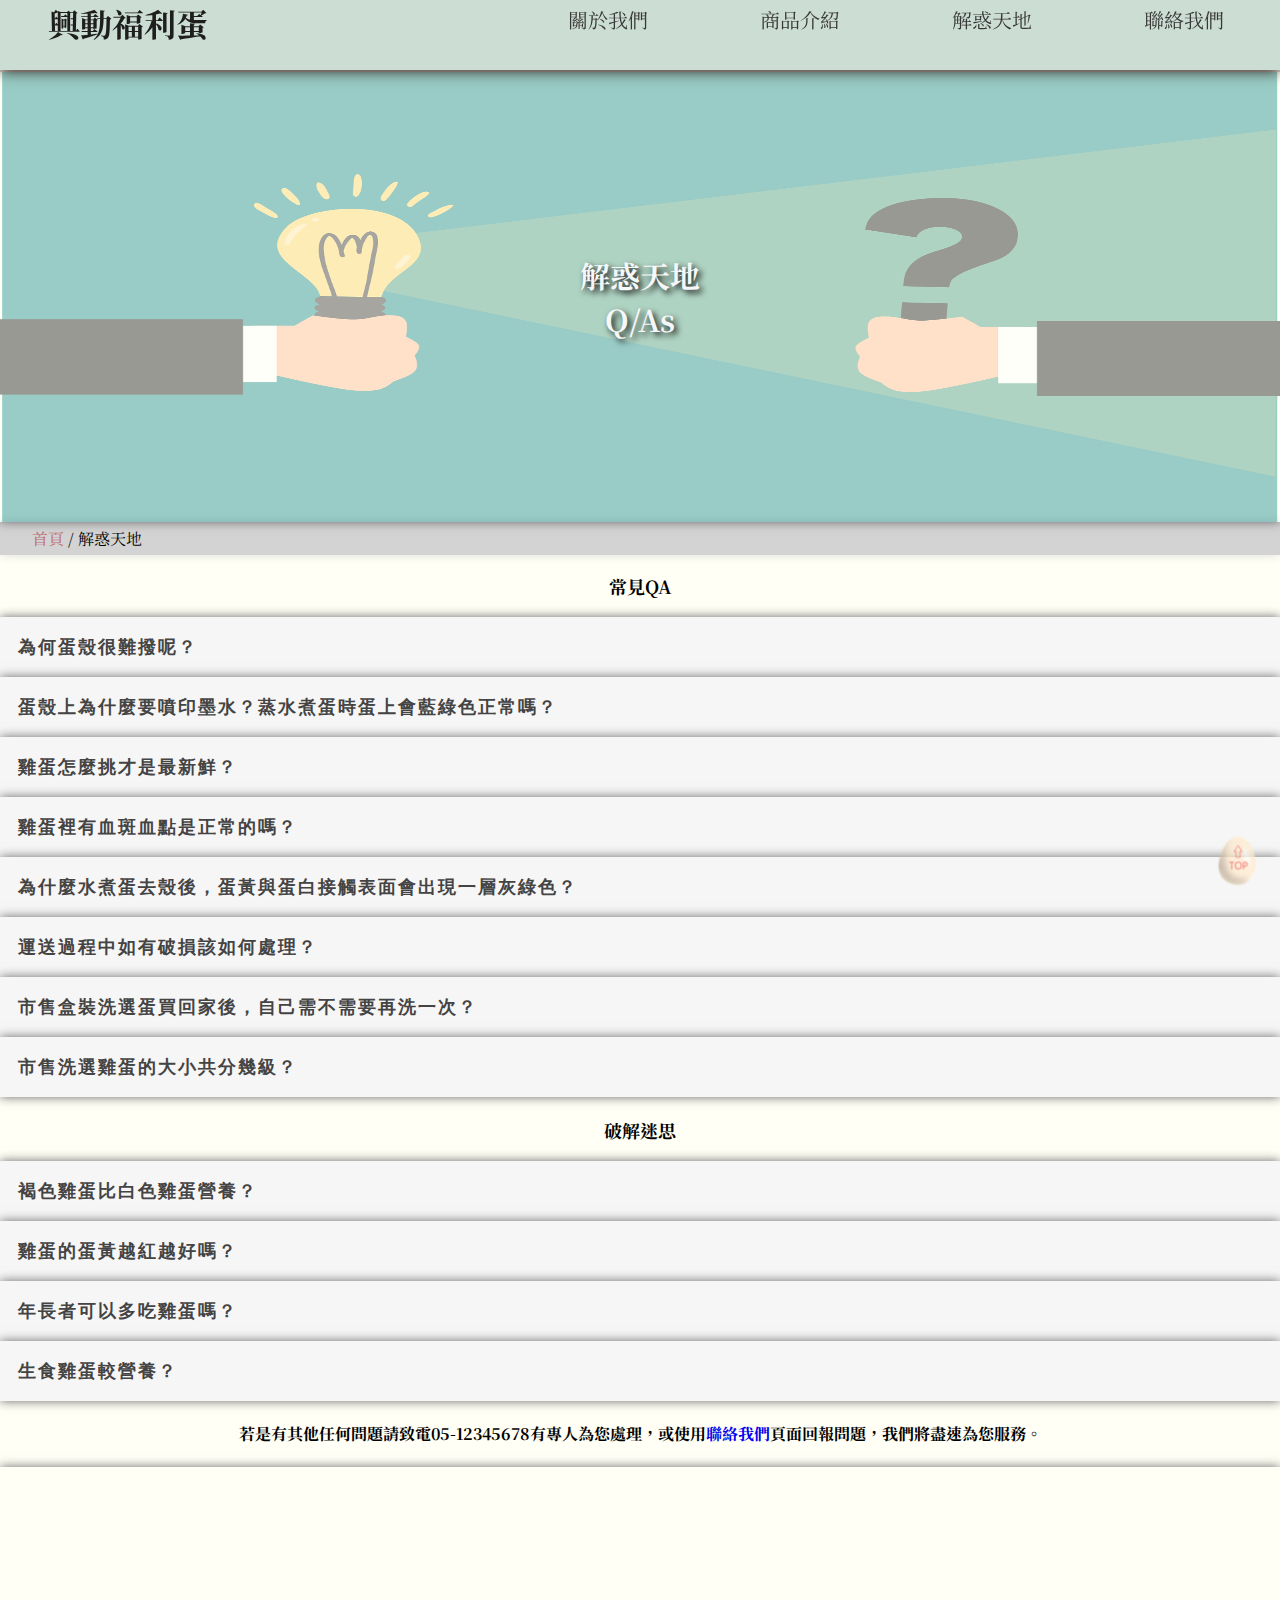
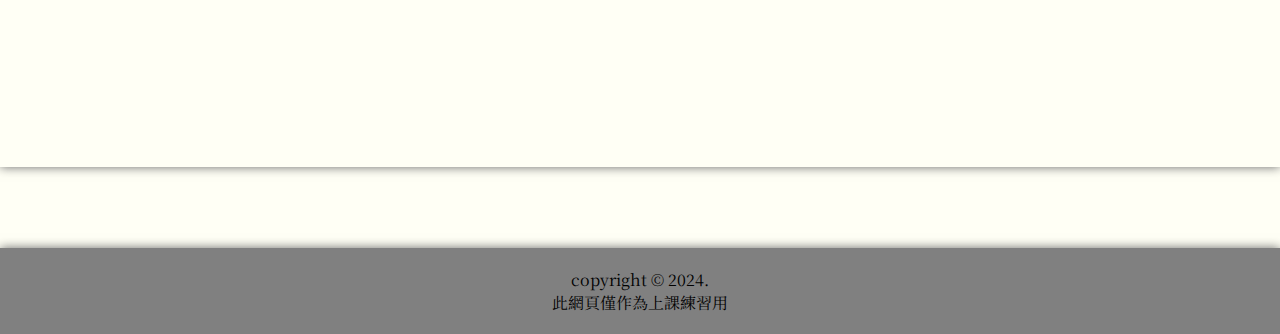
<file: qas.html>
<!DOCTYPE html>
<html lang="en">
<head>
    <meta charset="UTF-8">
    <meta name="viewport" content="width=device-width, initial-scale=1.0">
    <title>興動福利蛋|解惑天地</title>

    <link rel="preconnect" href="https://fonts.googleapis.com">
    <link rel="preconnect" href="https://fonts.gstatic.com" crossorigin>
    <link href="https://fonts.googleapis.com/css2?family=Noto+Serif+TC&display=swap" rel="stylesheet">    
    <link rel="stylesheet" href="https://cdnjs.cloudflare.com/ajax/libs/font-awesome/6.5.1/css/all.min.css" integrity="sha512-DTOQO9RWCH3ppGqcWaEA1BIZOC6xxalwEsw9c2QQeAIftl+Vegovlnee1c9QX4TctnWMn13TZye+giMm8e2LwA==" crossorigin="anonymous" referrerpolicy="no-referrer" />
    
    <link rel="stylesheet" href="qas.css">
    <style>
    h2{
        margin: 0px;
    }
    h3{
        font-size: 18px;
        text-align: center;
    }
    h4{
        text-align: center;
    }
    h4>a{
        text-decoration: none;
    }
    
    
    
    .bg-img{
    height: 300px;
    background-image: url(images/egg-bg.jpg);
    background-attachment: fixed;
    background-size: auto;
    box-shadow: 0 0 10px #696969;
    line-height: 200px;
    text-align: center;
    color: rgb(36, 1, 10);
    font-size: 30px;
    letter-spacing: 5px;
    

    }

    @media (max-width:767px){
    .bg-img{
        height: 150px;
        line-height: 100px;
        font-size: 16px;
    }

    }
    .breadcrumb{
        background-color: lightgray;
        padding: 5px 0px; /* 只有兩個數字代表 上下 左右 */
        box-shadow: 0 0 10px #dddddd;
    }
    .breadcrumb ol{
        margin: 0px;
        padding: 0px;
        list-style-type: none;
    }
    .breadcrumb ol li{
        float: left;
    }
    .breadcrumb ol li+li::before{
        content: "\00a0/\00a0";
    }
    .breadcrumb a{
        color: rgb(190, 104, 104);
        text-decoration: none;
    }
    .breadcrumb a:hover{
        color: black;
    }
    .qa, .myth{
        margin-bottom: 20px;
    }
    

    .accordion {
    background-color: #f7f6f6;
    color: #444;
    letter-spacing: 2px;
    cursor: pointer;
    padding: 18px;
    width: 100%;
    border: none;
    text-align: left;
    outline: none;
    font-size: 18px;
    transition: 0.4s;
    font-weight: bold;
    box-shadow: 0 0 10px #696969;
    }

    .accordion:hover{
        background-color: #e0e0e0;
    }
    .active {
    background-color: #cccaca; 
    }

    .panel {
    padding: 0 20px;
    letter-spacing: 2px;
    display: none;
    background-color: #f7ceb1;
    overflow: hidden;
    box-shadow: 0 0 10px #696969;
    }
    </style>
</head>
<body>
    <!-- header start -->
    <header>
        <div class="header-container">
            <h1 class="float-left"><a href="index.html">興動福利蛋</a></h1>
            <nav>
                <ul>
                    <li><a href="about.html">關於我們</a><span>ABOUT</span></li>
                    <li><a href="products.html">商品介紹</a><span>PRODUCTS</span></li>
                    <li><a href="#">解惑天地</a><span>Q/As</span></li>
                    <li><a href="contactus.html">聯絡我們</a><span>CONTACT US</span></li>
                </ul>
            </nav>
        </div>
    </header>
    <!-- header end -->
    <div class="titleimg">
        <img src="images/qa.png" alt="解惑天地">
        <div class="centered">
            解惑天地<br>
            Q/As</As>
        </div>
    </div>
   <!-- 麵包屑 breadcrumb start -->
   <div class="breadcrumb">
        <div class="breadcrumb-container">
            <ol>
                <li><a href="index.html">首頁</a></li>
                <li>解惑天地</li>
            </ol>
        </div>
    </div>
<!-- 麵包屑 breadcrumb end -->
    <!-- container start -->
   
    <h3>常見QA</h3>

    <div class="qa">

        <button class="accordion">為何蛋殼很難撥呢？</button>
        <div class="panel">
        <p>水煮蛋的蛋殼不好剝的原因在於蛋白含有的二氧化碳。二氧化碳遇熱後體積膨脹，蛋白壓迫薄膜，蛋殼就變得不容易剝落。愈是新鮮的蛋，蛋白二氧化碳的含量就愈豐富，因此蛋愈新鮮愈不好剝。</p>
        </div>
        
        <button class="accordion">蛋殼上為什麼要噴印墨水？蒸水煮蛋時蛋上會藍綠色正常嗎？</button>
        <div class="panel">
        <p>蛋殼上印有「生產日期、畜牧場編號、生產方式」對消費者食品安全公開、透明的生產履歷，及產品來源追朔性。由於OKEGGS堅持不使用化學添加物故墨水不添加固型劑，高溫時墨水會溶化，油墨符合歐盟食品級規範，消費者可以安心食用</p>
        </div>

        <button class="accordion">雞蛋怎麼挑才是最新鮮？</button>
        <div class="panel">
        <p>許多人挑選雞蛋時，會認為越大顆越好蛋，其實母雞伴隨年齡增長，產道也會變寬，產下雞蛋的尺寸就會較大，不過其實大蛋小蛋營養價值都是差不多，產蛋週期的雞蛋，蛋殼硬度夠、蛋白Q度濃稠度更高、蛋黃蛋白層次分明不易破。</p>
        </div>

        <button class="accordion">雞蛋裡有血斑血點是正常的嗎？</button>
        <div class="panel">
        <p>蛋黃或蛋白上有血絲或血斑，這種狀況為「血斑蛋」。血斑蛋的成因，是母雞於排卵過程中，因濾泡破裂或輸卵管摩擦出血，造成血液滲到蛋黃或蛋白，並隨著蛋的形成被包覆在蛋內所形成。蛋品在新鮮狀況下，將蛋料理至煮熟，只要把血絲或血斑塊剔除，血斑蛋並不會有食安問題，也不會影響蛋之營養成分。</p>
        </div>

        <button class="accordion">為什麼水煮蛋去殼後，蛋黃與蛋白接觸表面會出現一層灰綠色？</button>
        <div class="panel">
        <p>蛋白中的硫化物與蛋黃的鐵反應生成之硫化亞鐵，是正常加工現象，不會影響食蛋的安全。殼蛋水煮去殼後，偶而會發現蛋黃表面會出現一薄層灰綠色，這是因為蛋在加熱時，蛋白中蛋白質的含硫胺基酸生成硫化物(主要是H2S)，與蛋黃的鐵(Fe)反應生成硫化亞鐵所致，這是正常現象，不會影響食蛋的安全。</p>
        </div>

        <button class="accordion">運送過程中如有破損該如何處理？</button>
        <div class="panel">
        <p>運輸過程中如有任何破損請記得先拍照，並請致電05-12345678有專人為您處理。</p>
        </div>

        <button class="accordion">市售盒裝洗選蛋買回家後，自己需不需要再洗一次？</button>
        <div class="panel">
        <p>洗選蛋買回家後若非馬上食用，可以等到烹煮之前，再用清水沖洗、手指在蛋殼上搓揉一會兒，然後立刻打蛋入菜，如此可避免敲開蛋殼時，表面的髒污接觸到蛋白蛋黃。</p>
        </div>

        <button class="accordion">市售洗選雞蛋的大小共分幾級？</button>
        <div class="panel">
        <p>依據中華民國CNS國家標準，雞蛋大小共分成五級，每6公克為一級距。 從最大到最小依序為：<br>
        ◎ 特大蛋(LL) 粒重介於66~72公克 <br>
        ◎ 大蛋(L) 粒重介於60~66公克<br>
        ◎ 中蛋(M) 粒重介於54~60公克<br>
        ◎ 小蛋(S) 粒重介於48~54公克<br>
        ◎ 特小蛋(SS) 粒重介於42~48公克<br>
        而目前於市面消費通路所販售的蛋，多半介於58~64公克間，也就是以L蛋為主。
        </p>
        </div>
    </div>
    <h3>破解迷思</h3>
    <div class="myth">

        <button class="accordion">褐色雞蛋比白色雞蛋營養？</button>
        <div class="panel">
        <p>蛋殼的顏色主要來自雞隻輸卵管分泌的色素，與雞隻的品種有關，白色羽毛的雞產下白殼蛋，紅褐色羽毛的雞則會產下褐殼蛋，相同飼料養雞，還沒有充足的資料證明褐色蛋比白色蛋營養。</p>
        </div>
        
        <button class="accordion">雞蛋的蛋黃越紅越好嗎？</button>
        <div class="panel">
        <p>蛋黃的顏色與飼料所含的色素有關，飼料含有越多的胡蘿蔔或紅辣椒，母雞就會產下橙黃色澤蛋黃的雞蛋。正常的蛋黃由於存在胡蘿蔔素與葉黃素，應呈現橙黃色，過於鮮紅的蛋黃，倒要擔心是否飼料添加了非法色素。</p>
        </div>

        <button class="accordion">年長者可以多吃雞蛋嗎？</button>
        <div class="panel">
        <p>吃雞蛋不需要擔心蛋黃中的膽固醇，除非是因為人體肝臟代謝失調，否則體內的膽固醇並不會受膳食中的膽固醇所影響。再從好的方面來說，雞蛋蛋黃中含有豐富卵磷脂，可降低人體血液中的低密度脂蛋白(LDL，又稱壞的膽固醇)，所以適當攝取雞蛋，反而能幫助血液流通順暢。</p>
        </div>

        <button class="accordion">生食雞蛋較營養？</button>
        <div class="panel">
        <p>雞蛋生食有兩個顧慮，一是微生物污染，例如沙門氏菌及大腸桿菌；另一是蛋白成分的營養抑制，生鮮雞蛋的蛋白含有許多不利消化、抗營養吸收及引起過敏之物質，因此，雞蛋要煮熟食用，才能吸收到全部的蛋白營養。總而言之，從食安角度，較不鼓勵食用生蛋。</p>
        </div>

    </div>

    <h4>若是有其他任何問題請致電05-12345678有專人為您處理，或使用<a href="contactus.html">聯絡我們</a>頁面回報問題，我們將盡速為您服務。</h4>

        <div class="bg-img">
        </div>

    <!-- container end -->


    <a href="#" class="pagetop" id="pagetopBtn"><img src="images/eggicon.png" alt="pagetop"></a>

    <div class="container social-icon">
        <a class="icon-fbcolor" href="https://www.facebook.com/starbuckstaiwan?ref=nf" target="_blank"><i class="fa-brands fa-square-facebook"></i></a>
        <a class="icon-igcolor" href="https://www.instagram.com/starbuckstw/" target="_blank"><i class="fa-brands fa-square-instagram"></i></a>
        <a class="icon-ytcolor" href="https://www.youtube.com/user/STARBUCKSTW" target="_blank"><i class="fa-brands fa-square-youtube"></i></a>
        <a class="icon-linecolor" href="https://line.me/R/ti/p/@471vnurh?from=page&openQrModal=true&searchId=471vnurh" target="_blank"><i class="fa-brands fa-line"></i></a>
    </div>

    <footer>
        <div class="container" >
            copyright &copy; 2024. <br>
            此網頁僅作為上課練習用
        </div>

    </footer>
    <script src="qas.js">
    </script>
</body>
</html>
</file>
<file: index.css>
* {
    box-sizing: border-box;
  }

  body {
    margin: 0px;
    background-color: rgb(255, 255, 245);
    font-family: "Noto Serif TC", serif;
  }

  header {
    background-color: #CCDDD3;
    height: 70px;
    max-width: 100%;
    margin-bottom: 2px;
    box-shadow: 0 0 15px #200c00;
    width: 100%;
    position: sticky;
    top: 0;
    z-index: 100;
  }

  .header-container {
    max-width: 100%;
  }

  .header-container::after {
    content: "";
    display: table;
    clear: both;
  }

  h1 {
    margin: 0px;
    width: 20%;
    text-align: center;
  }

  .container {
    color: black;
    width: 80%;
    max-width: 1170px;
    margin: auto;
  }

  .container::after {
    content: "";
    display: table;
    clear: both;
  }

  form::after {
    content: "";
    display: table;
    clear: both;
  }

  footer {
    background-color: gray;
    color: wheat;
    padding: 20px;
    text-align: center;
    box-shadow: 0 0 10px #696969;
  }

  .w-100 {
    width: 100%;
  }

  h2 {
    text-align: center;
  }

  input[type="text"],
  input[type="email"],
  textarea,
  select {
    width: 100%;
    border: 1px solid lightgray;
    border-radius: 5px;
    padding: 10px;
    margin-bottom: 20px;
  }

  .float-left {
    float: left;
  }

  input[type="submit"] {
    background-color: orange;
    color: white;
    border: none;
    padding: 10px;
    border-radius: 5px;
    width: 200px;
    margin-bottom: 20px;
    float: right;
    cursor: pointer;
    font-size: 18px;
  }

  input[type="submit"]:hover {
    background-color: rgb(208, 136, 2);
  }

  .pagetop {
    position: fixed;
    display: block;
    right: 20px;
    bottom: 20px;
    height: 50px;
    text-align: center;
    opacity: 0.7;
    z-index: 99;
  }

  .pagetop img{
    width: 50px;
  }

  .pagetop:hover {
    opacity: 1;
  }

  h1>a {
    color: rgb(30, 30, 30);
    text-decoration: none;
  }

  nav {
    width: 60%;
    float: right;
  }

  .bg-gray {
    background-color: rgb(235, 235, 235);
    padding: 15px 0px;
    /* 只有兩個數字代表 上下 左右 */
  }

  nav>ul {
    padding: 0px;
    margin: 0px;
    list-style-type: none;
  }

  nav>ul>li {
    width: 25%;
    float: left;
  }

  nav>ul>li>a {
    display: block;
    text-decoration: none;
    color: rgb(56, 56, 56);
    font-size: 20px;
    line-height: 40px;
    text-align: center;
  }

  nav>ul>li>span {
    display: block;
    font-size: 12px;
    text-align: center;
    color: rgb(226, 2, 2);
    opacity: 0;
  }

  nav>ul>li>a:hover ~ span{
    opacity: 1;
  }

  nav>ul>li>a:hover {
    color: rgb(177, 127, 36);
  }

  @media (max-width:767px) {
    nav>ul>li>a {
      font-size: 14px;
    }
  }

  /* slider start*/
  .slideshow-container {
    max-height: 100%;
    position: relative;
    margin: auto;
    content: "";
    clear: both;
    margin-bottom: 30px;
  }

  .mySlides {
    display: none;
    box-shadow: 0px 0px 10px rgba(0, 0, 0, 0.5);
  }

  .slideshow-container img {
    margin-bottom: 20px;
    border-radius: 30px;
    width: 100%;
  }

  .prev,
  .next {
    cursor: pointer;
    position: absolute;
    top: 50%;
    width: auto;
    padding: 16px;
    margin-top: -22px;
    color: white;
    font-weight: bold;
    font-size: 18px;
    transition: 0.6s ease;
    border-radius: 0 3px 3px 0;
    user-select: none;
  }

  .next {
    right: 0;
    border-radius: 3px 0 0 3px;
  }

  .prev:hover,
  .next:hover {
    background-color: rgba(0, 0, 0, 0.8);
  }

  .dot-container {
    text-align: center;
    position: relative;
    bottom: 50px;
    width: 100%;
  }

  .dot {
    cursor: pointer;
    height: 10px;
    width: 10px;
    margin: 0 2px;
    background-color: #dddddd;
    border-radius: 50%;
    display: inline-block;
    transition: background-color 0.6s ease;
  }

  .active {
    background-color: #3c0e0e;
  }

  /* slider end*/

  /* news section start */
  .news {
    display: flex;
    max-width: 90%;
    position: relative;
    margin: auto;
    overflow: hidden;
    margin-bottom: 50px;
  }

  .news1,
  .news2,
  .news3 {
    width: 33.33333%;
    max-height: 400px;
    overflow: hidden;
    position: relative;
  }

  .news img {
    width: 100%;
    height: 100%;
    opacity: 0.8;
    transition: .5s ease;
    backface-visibility: hidden;
    transform: scale(1, 1);
    transition: all 1s ease-out;
  }

  .news img:hover {
    opacity: 0.3;
    transform: scale(1.2, 1.2);
  }

  .news1 span,
  .news2 span,
  .news3 span {
    display: block;
    position: absolute;
    top: 5%;
    left: 5%;
    font-size: 26px;
    font-weight: bold;
    color: rgb(39, 40, 40);
  }

  .newsinfobox1,
  .newsinfobox2,
  .newsinfobox3 {
    transition: .5s ease;
    opacity: 0;
    position: absolute;
    top: 50%;
    left: 50%;
    font-weight: bold;
    transform: translate(-50%, -50%);
    width: 90%;
  }

  .news1:hover .newsinfobox1,
  .news2:hover .newsinfobox2,
  .news3:hover .newsinfobox3 {
    opacity: 1;
  }

  .newsinfo1,
  .newsinfo2,
  .newsinfo3 {
    color: rgb(8, 8, 8);
    font-size: 20px;
    padding: 16px 32px;
  }

  .newsinfo1 a,
  .newsinfo2 a,
  .newsinfo3 a {
    text-decoration: none;
    color: #02b191;
  }

  @media (max-width:767px) {

    .newsinfo1,
    .newsinfo2,
    .newsinfo3 {
      font-size: 14px;
      padding: 8px 16px;
    }
  }


  /* news section end */

  /* product section start */
  .product {
    display: flex;
    max-width: 100%;
    position: relative;
    margin-bottom: 50px;
  }

  .product a {
    display: flex;
    max-width: 100%;
  }

  .product1,
  .product2,
  .product3,
  .product4 {
    display: flex;
    max-width: 25%;

  }

  .product1 img,
  .product2 img,
  .product3 img,
  .product4 img {
    max-width: 100%;
    padding: 0.5%;
  }

  .overlay1,
  .overlay2,
  .overlay3,
  .overlay4 {
    display: block;
    position: absolute;
    background: rgba(0, 0, 0, 0.5);
    color: #f1f1f1;
    width: 24.5%;
    transition: .5s ease;
    opacity: 0;
    color: white;
    font-size: 20px;
    text-align: center;
    bottom: 35px;
  }

  .overlay1 {
    left: 0.25%;
  }

  .overlay2 {
    left: 25.25%;
  }

  .overlay3 {
    left: 50.25%;
  }

  .overlay4 {
    left: 75.25%;
  }

  .product1:hover .overlay1,
  .product2:hover .overlay2,
  .product3:hover .overlay3,
  .product4:hover .overlay4 {
    opacity: 1;
  }


  /* product section end */

  .social-icon {
    text-align: center;
    margin-bottom: 15px;
  }

  .social-icon a {
    color: gray;
    font-size: 32px;
    margin-right: 8px;
  }

  .icon-fbcolor:hover {
    color: #4267B2;
  }

  .icon-igcolor:hover {
    color: #E1306C;
  }

  .icon-ytcolor:hover {
    color: #FF0000;
  }

  .icon-linecolor:hover {
    color: #06c755;
  }

  img,
  .bg-img {
    margin-bottom: 20px;
  }



  .introvid {
    display: flex;
  }

  @media (max-width:767px) {
    .introvid {
      text-align: center;
      display: block;
      width: 100%;
    }
  }

  .introvid iframe {
    width: 50%;
    height: 500px;
    border-radius: 10px;
    margin: 5px;
    box-shadow: 0px 0px 10px rgba(0, 0, 0, 1);
  }

  @media (max-width:767px) {
    .introvid iframe {
      height: 200px;
    }
  }
</file>
<file: about.css>
* {
      box-sizing: border-box;
  }

  body {
      margin: 0px;
      background-color: rgb(255, 255, 245);
      font-family: "Noto Serif TC", serif;
  }

  header {
    background-color: #CCDDD3;
    height: 70px;
    max-width: 100%;
    margin-bottom: 2px;
    box-shadow: 0 0 15px #200c00;
    position: sticky;
    top: 0;
    width: 100%;
    z-index: 100;
  }

  .header-container {
      max-width: 100%;
  }

  .header-container::after {
      content: "";
      display: table;
      clear: both;
  }

  h1 {
      margin: 0px;
      width: 20%;
      text-align: center;
  }

  .container {
      color: black;
      width: 95%;
      margin: auto;
  }

  .container::after {
      content: "";
      display: table;
      clear: both;
  }

  form::after {
      content: "";
      display: table;
      clear: both;
  }

  footer {
      background-color: gray;
      color: wheat;
      padding: 20px;
      text-align: center;
      box-shadow: 0 0 10px #696969;
  }

  .w-100 {
      width: 100%;
  }

  h2 {
      text-align: center;
      margin: 0px;
  }

  input[type="text"],
  input[type="email"],
  textarea,
  select {
      width: 100%;
      border: 1px solid lightgray;
      border-radius: 5px;
      padding: 10px;
      margin-bottom: 20px;
  }

  .float-left {
      float: left;
  }

  input[type="submit"] {
      background-color: orange;
      color: white;
      border: none;
      padding: 10px;
      border-radius: 5px;
      width: 200px;
      margin-bottom: 20px;
      float: right;
      cursor: pointer;
      font-size: 18px;
  }

  input[type="submit"]:hover {
      background-color: rgb(208, 136, 2);
  }

  .pagetop {
    position: fixed;
    display: block;
    right: 20px;
    bottom: 20px;
    height: 50px;
    text-align: center;
    opacity: 0.7;
    z-index: 99;
  }

  .pagetop img{
    width: 50px;
  }

  .pagetop:hover {
    opacity: 1;
  }

  h1>a {
      color: rgb(30, 30, 30);
      text-decoration: none;
  }

  nav {
    width: 60%;
    float: right;
  }


  nav>ul {
      padding: 0px;
      margin: 0px;
      list-style-type: none;
  }

  nav>ul>li {
      width: 25%;
      float: left;
  }

  nav>ul>li>a {
    display: block;
    text-decoration: none;
    color: rgb(56, 56, 56);
    font-size: 20px;
    line-height: 40px;
    text-align: center;
  }

  nav>ul>li>span {
    display: block;
    font-size: 12px;
    text-align: center;
    color: rgb(226, 2, 2);
    opacity: 0;
  }

  nav>ul>li>a:hover ~ span{
    opacity: 1;
  }

  nav>ul>li>a:hover {
      color: rgb(177, 127, 36);
  }

  @media (max-width:767px) {
      nav>ul>li>a {
          font-size: 14px;
      }
  }

  h3 {
      font-size: 18px;
      text-align: center;
  }

  h4 {
      text-align: center;
  }

  h4>a {
      text-decoration: none;
  }

  .titleimg {
      position: relative;
      box-shadow: 0 0 10px #696969;
      margin: 0px;
      max-height: 450px;
  }

  .titleimg img {
      width: 100%;
      max-height: 450px;
      opacity: 0.4;
  }

  .centered {
      position: absolute;
      top: 50%;
      left: 50%;
      transform: translate(-50%, -50%);
      color: rgb(245, 247, 248);
      text-align: center;
      text-shadow: black 0.1em 0.1em 0.2em;
      font-size: 30px;
      font-weight: bold;
  }

  .bg-img {
      height: 300px;
      background-image: url(images/egg-bg.jpg);
      background-attachment: fixed;
      background-size: auto;
      box-shadow: 0 0 10px #696969;
      line-height: 200px;
      text-align: center;
      color: rgb(36, 1, 10);
      font-size: 30px;
      letter-spacing: 5px;
  }

  @media (max-width:767px) {
      .bg-img {
          height: 150px;
          line-height: 100px;
          font-size: 16px;
      }

  }

  .breadcrumb {
      background-color: rgb(236, 236, 236);
      padding: 5px 0px;
      box-shadow: 0 0 10px #dddddd;
      margin-bottom: 20px;
  }

  .breadcrumb-container {
      max-width: 100%;
      width: 95%;
      margin: auto;
  }

  .breadcrumb-container::after {
      content: "";
      display: table;
      clear: both;
  }

  .breadcrumb ol {
      margin: 0px;
      padding: 0px;
      list-style-type: none;
  }

  .breadcrumb ol li {
      float: left;
  }

  .breadcrumb ol li+li::before {
      content: "\00a0/\00a0";
  }

  .breadcrumb a {
      color: rgb(190, 104, 104);
      text-decoration: none;
  }

  .breadcrumb a:hover {
      color: black;
  }

  iframe {
      vertical-align: top;
  }

  .social-icon {
      text-align: center;
      margin-bottom: 15px;
  }

  .social-icon a {
      color: gray;
      font-size: 32px;
      margin-right: 8px;
  }

  .icon-fbcolor:hover {
      color: #4267B2;
  }

  .icon-igcolor:hover {
      color: #E1306C;
  }

  .icon-ytcolor:hover {
      color: #FF0000;
  }

  .icon-linecolor:hover {
      color: #06c755;
  }
</file>
<file: contactus.css>
* {
      box-sizing: border-box;
  }

  body {
      margin: 0px;
      background-color: rgb(255, 255, 245);
      font-family: "Noto Serif TC", serif;
  }

  header {
    background-color: #CCDDD3;
    height: 70px;
    max-width: 100%;
    margin-bottom: 2px;
    box-shadow: 0 0 15px #200c00;
    position: sticky;
    top: 0;
    width: 100%;
    z-index: 100;
  }

  .header-container {
      max-width: 100%;
  }

  .header-container::after {
      content: "";
      display: table;
      clear: both;
  }

  h1 {
      margin: 0px;
      width: 20%;
      text-align: center;
  }

  .container {
      color: black;
      width: 90%;
      max-width: 1170px;
      margin: auto;
  }

  .container::after {
      content: "";
      display: table;
      clear: both;
  }

  form::after {
      content: "";
      display: table;
      clear: both;
  }

  footer {
      background-color: gray;
      color: wheat;
      padding: 20px;
      text-align: center;
      box-shadow: 0 0 10px #696969;
  }

  .w-100 {
      width: 100%;
  }

  h2 {
      text-align: center;
      margin: 0px;
  }

  input[type="text"],
  input[type="email"],
  textarea,
  select {
      width: 100%;
      border: 1px solid lightgray;
      border-radius: 5px;
      padding: 10px;
      margin-bottom: 20px;
  }

  .float-left {
      float: left;
  }

  input[type="submit"] {
      background-color: orange;
      color: white;
      border: none;
      padding: 10px;
      border-radius: 5px;
      width: 200px;
      margin-bottom: 20px;
      float: right;
      cursor: pointer;
      font-size: 18px;
  }

  input[type="submit"]:hover {
      background-color: rgb(208, 136, 2);
  }

  .pagetop {
    position: fixed;
    display: block;
    right: 20px;
    bottom: 20px;
    height: 50px;
    text-align: center;
    opacity: 0.7;
    z-index: 99;
  }

  .pagetop img{
    width: 50px;
  }

  .pagetop:hover {
    opacity: 1;
  }

  h1>a {
      color: rgb(30, 30, 30);
      text-decoration: none;
  }

  nav {
      width: 60%;
      float: right;
  }


  nav>ul {
    padding: 0px;
    margin: 0px;
    list-style-type: none;
  }

  nav>ul>li {
    width: 25%;
    float: left;
  }

  nav>ul>li>a {
    display: block;
    text-decoration: none;
    color: rgb(56, 56, 56);
    font-size: 20px;
    line-height: 40px;
    text-align: center;
  }

  nav>ul>li>span {
    display: block;
    font-size: 12px;
    text-align: center;
    color: rgb(226, 2, 2);
    opacity: 0;
  }

  nav>ul>li>a:hover ~ span{
    opacity: 1;
  }

  nav>ul>li>a:hover {
    color: rgb(177, 127, 36);
  }

  @media (max-width:767px) {
      nav>ul>li>a {
          font-size: 14px;
      }
  }

  h3 {
      font-size: 18px;
      text-align: center;
  }

  h4 {
      text-align: center;
  }

  h4>a {
      text-decoration: none;
  }

  .titleimg {
      position: relative;
      box-shadow: 0 0 10px #696969;
      margin: 0px;
      max-height: 450px;
  }

  .titleimg img {
      width: 100%;
      max-height: 450px;
      opacity: 0.4;
  }

  .centered {
      position: absolute;
      top: 50%;
      left: 50%;
      transform: translate(-50%, -50%);
      color: rgb(245, 247, 248);
      text-align: center;
      text-shadow: black 0.1em 0.1em 0.2em;
      font-size: 30px;
      font-weight: bold;
  }

  .bg-img {
      height: 300px;
      background-image: url(images/egg-bg.jpg);
      background-attachment: fixed;
      background-size: auto;
      box-shadow: 0 0 10px #696969;
      line-height: 200px;
      text-align: center;
      color: rgb(36, 1, 10);
      font-size: 30px;
      letter-spacing: 5px;
  }

  @media (max-width:767px) {
      .bg-img {
          height: 150px;
          line-height: 100px;
          font-size: 16px;
      }

  }

  .breadcrumb {
      background-color: rgb(236, 236, 236);
      padding: 5px 0px;
      box-shadow: 0 0 10px #dddddd;
  }

  .breadcrumb-container {
      max-width: 100%;
      width: 95%;
      margin: auto;
  }

  .breadcrumb-container::after {
      content: "";
      display: table;
      clear: both;
  }

  .breadcrumb ol {
      margin: 0px;
      padding: 0px;
      list-style-type: none;
  }

  .breadcrumb ol li {
      float: left;
  }

  .breadcrumb ol li+li::before {
      content: "\00a0/\00a0";
  }

  .breadcrumb a {
      color: rgb(190, 104, 104);
      text-decoration: none;
  }

  .breadcrumb a:hover {
      color: black;
  }

  iframe {
      vertical-align: top;
  }

  .social-icon {
      text-align: center;
      margin-bottom: 15px;
  }

  .social-icon a {
      color: gray;
      font-size: 32px;
      margin-right: 8px;
  }

  .icon-fbcolor:hover {
      color: #4267B2;
  }

  .icon-igcolor:hover {
      color: #E1306C;
  }

  .icon-ytcolor:hover {
      color: #FF0000;
  }

  .icon-linecolor:hover {
      color: #06c755;
  }
</file>
<file: products.css>
* {
    box-sizing: border-box;
}

body {
    margin: 0px;
    background-color: rgb(255, 255, 245);
    font-family: "Noto Serif TC", serif;
}

header {
    background-color: #CCDDD3;
    height: 70px;
    max-width: 100%;
    margin-bottom: 2px;
    box-shadow: 0 0 15px #200c00;
    position: sticky;
    top: 0;
    width: 100%;
    z-index: 100;
  }

.header-container {
    max-width: 100%;
}

.header-container::after {
    content: "";
    display: table;
    clear: both;
}

h1 {
    margin: 0px;
    width: 20%;
    text-align: center;
}

nav {
    width: 60%;
    float: right;
}

nav>ul {
    padding: 0px;
    margin: 0px;
    list-style-type: none;
}

nav>ul>li {
    width: 25%;
    float: left;
}

nav>ul>li>a {
    display: block;
    text-decoration: none;
    color: rgb(56, 56, 56);
    font-size: 20px;
    line-height: 40px;
    text-align: center;
}

nav>ul>li>span {
    display: block;
    font-size: 12px;
    text-align: center;
    color: rgb(226, 2, 2);
    opacity: 0;
}

nav>ul>li>a:hover~span {
    opacity: 1;
}

nav>ul>li>a:hover {
    color: rgb(177, 127, 36);
}

@media (max-width:767px) {
    nav>ul>li>a {
        font-size: 14px;
    }
}

.titleimg {
    position: relative;
    box-shadow: 0 0 10px #696969;
    margin: 0px;
    max-height: 450px;
}

.titleimg img {
    width: 100%;
    max-height: 450px;
    opacity: 0.4;
}

.centered {
    position: absolute;
    top: 50%;
    left: 50%;
    transform: translate(-50%, -50%);
    color: rgb(245, 247, 248);
    text-align: center;
    text-shadow: black 0.1em 0.1em 0.2em;
    font-size: 30px;
    font-weight: bold;
}

.breadcrumb {
    background-color: rgb(236, 236, 236);
    padding: 5px 0px;
    box-shadow: 0 0 10px #dddddd;
    margin-bottom: 10px;
}

.breadcrumb-container {
    max-width: 100%;
    width: 95%;
    margin: auto;
}

.breadcrumb-container::after {
    content: "";
    display: table;
    clear: both;
}

.breadcrumb ol {
    margin: 0px;
    padding: 0px;
    list-style-type: none;
}

.breadcrumb ol li {
    float: left;
}

.breadcrumb ol li+li::before {
    content: "\00a0/\00a0";
}

.breadcrumb a {
    color: rgb(187, 187, 187);
    text-decoration: none;
}

.breadcrumb a:hover {
    color: black;
}

h1>a {
    color: rgb(30, 30, 30);
    text-decoration: none;
}

.container {
    color: black;
    width: 90%;
    max-width: 1170px;
    margin: auto;
}

.footer-container {
    width: 100%;
}

.container::after {
    content: "";
    display: table;
    clear: both;
}

footer {
    width: 100%;
    background-color: gray;
    color: wheat;
}

.product {
    width: 25%;
    /* background-color: rgb(238, 195, 195); */
    /* border: 1px solid black; */
    padding: 5px;
    text-align: center;
}

@media (max-width:767px) {
    .product {
        width: 50%;
    }
}


.menu {
    width: 72%;
}

.position-relative {
    position: relative;
}

.position-absolute {
    position: absolute;
}

.newtag {
    top: -7px;
    right: -7px;
    background-color: rgb(208, 195, 12);
    font-size: 16px;
    color: rgb(68, 44, 44);
    border-radius: 9px;
}

.hottag {
    top: -7px;
    right: -7px;
    background-color: rgb(251, 118, 118);
    font-size: 16px;
    color: rgb(68, 44, 44);
    border-radius: 50%;
}

.float-left {
    float: left;
}

.w-100 {
    width: 100%;
}

a {
    text-decoration: none;
}

.sidebar a:hover {
    border-radius: 2px;
}

.sidebar>ul {
    padding: 0px;
}

.pagetop {
    position: fixed;
    display: block;
    right: 20px;
    bottom: 20px;
    height: 50px;
    text-align: center;
    opacity: 0.7;
    z-index: 99;
}

.pagetop img {
    width: 50px;
}

.pagetop:hover {
    opacity: 1;
}

.social-icon {
    text-align: center;
    margin-bottom: 15px;
}

.social-icon {
    text-align: center;
    margin-bottom: 15px;
}

.social-icon a {
    color: gray;
    font-size: 32px;
    margin-right: 8px;
}

.icon-fbcolor:hover {
    color: #4267B2;
}

.icon-igcolor:hover {
    color: #E1306C;
}

.icon-ytcolor:hover {
    color: #FF0000;
}

.icon-linecolor:hover {
    color: #06c755;
}

footer {
    background-color: gray;
    color: wheat;
    padding: 20px;
    text-align: center;
}
</file>
<file: qas.css>
* {
    box-sizing: border-box;
  }

  body {
    margin: 0px;
    background-color: rgb(255, 255, 245);
    font-family: "Noto Serif TC", serif;
  }

  header {
    background-color: #CCDDD3;
    height: 70px;
    max-width: 100%;
    margin-bottom: 2px;
    box-shadow: 0 0 15px #200c00;
    position: sticky;
    top: 0;
    width: 100%;
    z-index: 100;
  }

  .header-container {
    max-width: 100%;
  }

  .header-container::after {
    content: "";
    display: table;
    clear: both;
  }

  h1 {
    margin: 0px;
    width: 20%;
    text-align: center;
  }

  .container {
    color: black;
    width: 80%;
    max-width: 1170px;
    margin: auto;
  }

  .container::after {
    content: "";
    display: table;
    clear: both;
  }

  form::after {
    content: "";
    display: table;
    clear: both;
  }

  footer {
    background-color: gray;
    color: wheat;
    padding: 20px;
    text-align: center;
    box-shadow: 0 0 10px #696969;
  }

  .w-100 {
    width: 100%;
  }

  h2 {
    text-align: center;
  }

  input[type="text"],
  input[type="email"],
  textarea,
  select {
    width: 100%;
    border: 1px solid lightgray;
    border-radius: 5px;
    padding: 10px;
    margin-bottom: 20px;
  }

  .float-left {
    float: left;
  }

  input[type="submit"] {
    background-color: orange;
    color: white;
    border: none;
    padding: 10px;
    border-radius: 5px;
    width: 200px;
    margin-bottom: 20px;
    float: right;
    cursor: pointer;
    font-size: 18px;
  }

  input[type="submit"]:hover {
    background-color: rgb(208, 136, 2);
  }

  .pagetop {
    position: fixed;
    display: block;
    right: 20px;
    bottom: 20px;
    height: 50px;
    text-align: center;
    opacity: 0.7;
    z-index: 99;
  }

  .pagetop img{
    width: 50px;
  }

  .pagetop:hover {
    opacity: 1;
  }

  h1>a {
    color: rgb(30, 30, 30);
    text-decoration: none;
  }

  nav {
    width: 60%;
    float: right;
  }


  nav>ul {
    padding: 0px;
    margin: 0px;
    list-style-type: none;
  }

  nav>ul>li {
    width: 25%;
    float: left;
  }

  nav>ul>li>a {
    display: block;
    text-decoration: none;
    color: rgb(56, 56, 56);
    font-size: 20px;
    line-height: 40px;
    text-align: center;
  }

  nav>ul>li>span {
    display: block;
    font-size: 12px;
    text-align: center;
    color: rgb(226, 2, 2);
    opacity: 0;
  }

  nav>ul>li>a:hover~span {
    opacity: 1;
  }

  nav>ul>li>a:hover {
    color: rgb(177, 127, 36);
  }

  @media (max-width:767px) {
    nav>ul>li>a {
      font-size: 14px;
    }
  }

  h2 {
    margin: 0px;
  }

  h3 {
    font-size: 18px;
    text-align: center;
  }

  h4 {
    text-align: center;
  }

  h4>a {
    text-decoration: none;
  }

  .titleimg {
    position: relative;
    box-shadow: 0 0 10px #696969;
    margin: 0px;
    max-height: 450px;
  }

  .titleimg img {
    width: 100%;
    max-height: 450px;
    opacity: 0.4;
  }

  .centered {
    position: absolute;
    top: 50%;
    left: 50%;
    transform: translate(-50%, -50%);
    color: rgb(245, 247, 248);
    text-align: center;
    text-shadow: black 0.1em 0.1em 0.2em;
    font-size: 30px;
    font-weight: bold;
  }

  .bg-img {
    height: 300px;
    background-image: url(images/egg-bg.jpg);
    background-attachment: fixed;
    background-size: auto;
    box-shadow: 0 0 10px #696969;
    line-height: 200px;
    text-align: center;
    color: rgb(36, 1, 10);
    font-size: 30px;
    letter-spacing: 5px;


  }

  @media (max-width:767px) {
    .bg-img {
      height: 150px;
      line-height: 100px;
      font-size: 16px;
    }

  }

  .breadcrumb {
    background-color: rgb(236, 236, 236);
    padding: 5px 0px;
    box-shadow: 0 0 10px #dddddd;
  }

  .breadcrumb-container {
    max-width: 100%;
    width: 95%;
    margin: auto;
  }

  .breadcrumb-container::after {
    content: "";
    display: table;
    clear: both;
  }

  .breadcrumb ol li {
    float: left;
  }

  .breadcrumb ol li+li::before {
    content: "\00a0/\00a0";
  }

  .breadcrumb a {
    color: rgb(190, 104, 104);
    text-decoration: none;
  }

  .breadcrumb a:hover {
    color: black;
  }

  .qa,
  .myth {
    margin-bottom: 20px;
  }

  .social-icon {
    text-align: center;
    margin-bottom: 15px;
  }

  .social-icon a {
    color: gray;
    font-size: 32px;
    margin-right: 8px;
  }

  .icon-fbcolor:hover {
    color: #4267B2;
  }

  .icon-igcolor:hover {
    color: #E1306C;
  }

  .icon-ytcolor:hover {
    color: #FF0000;
  }

  .icon-linecolor:hover {
    color: #06c755;
  }

  img,
  .bg-img {
    margin-bottom: 20px;
  }
</file>
